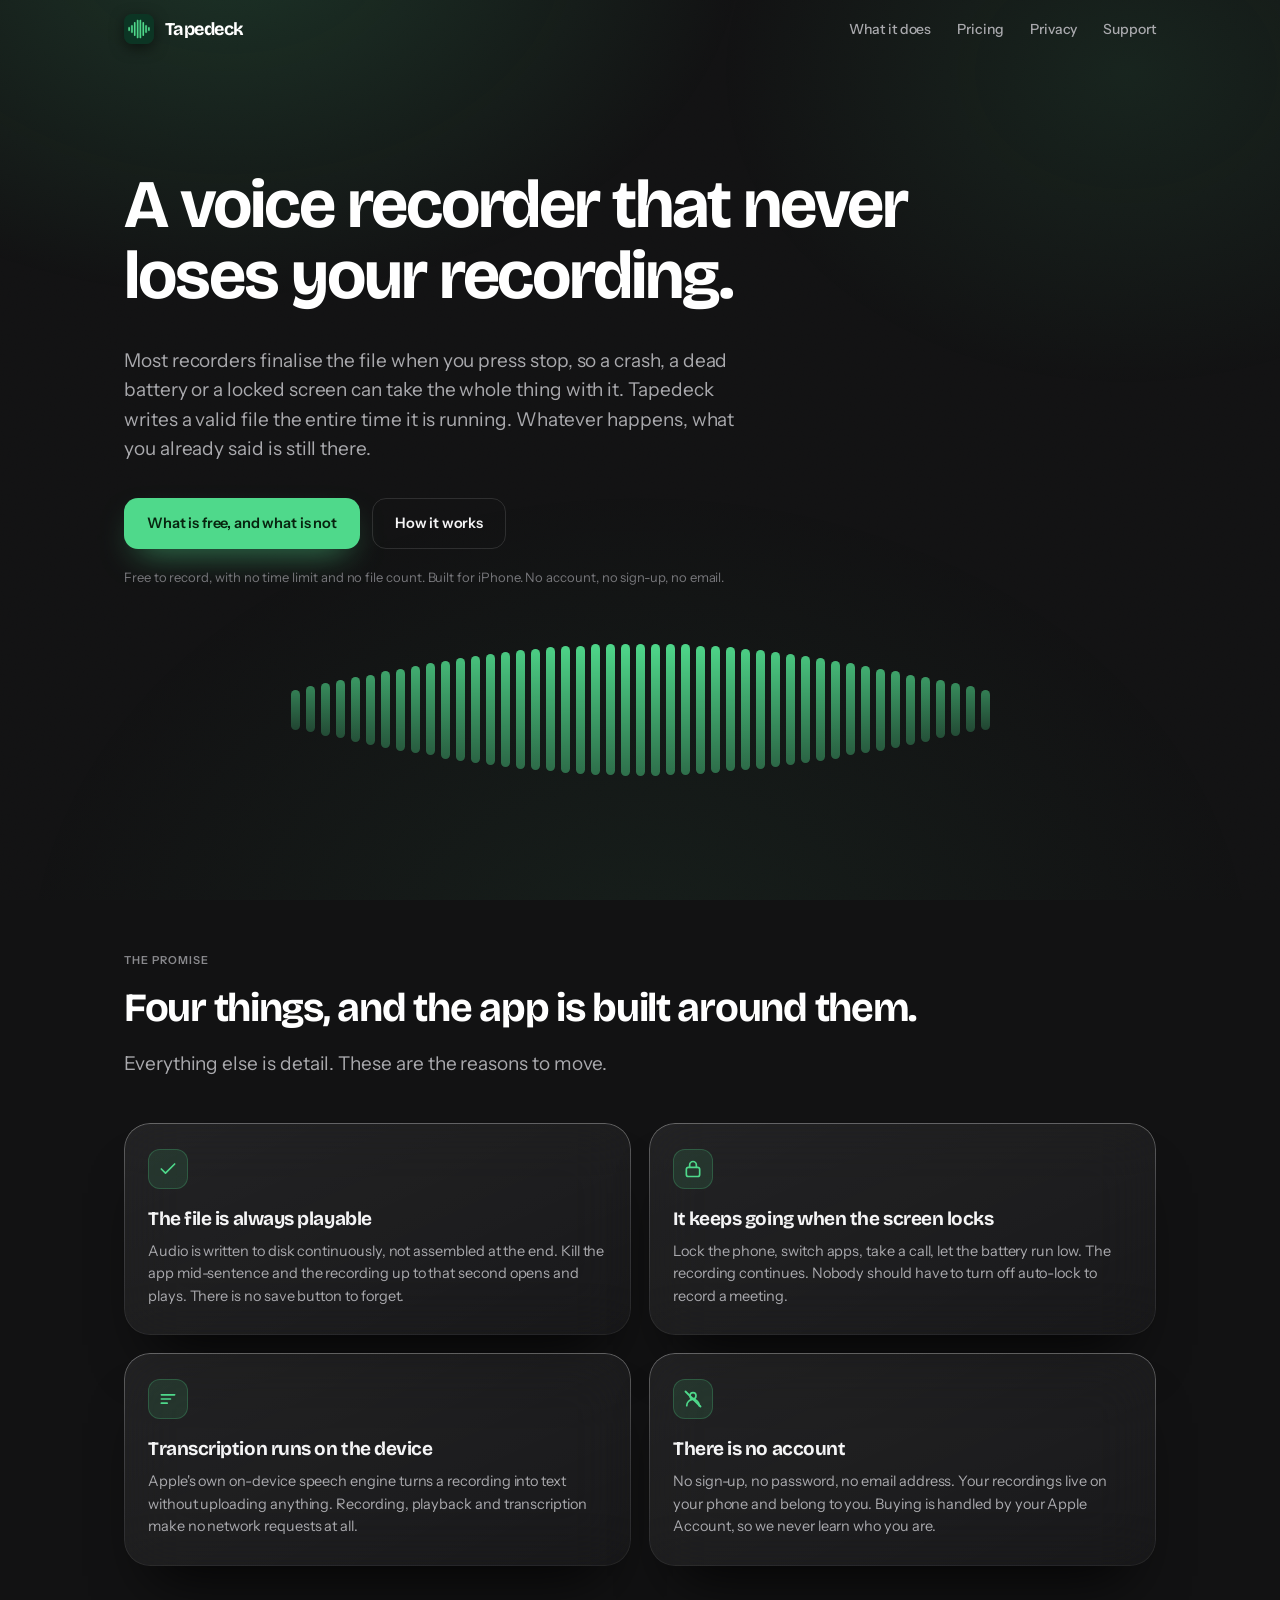
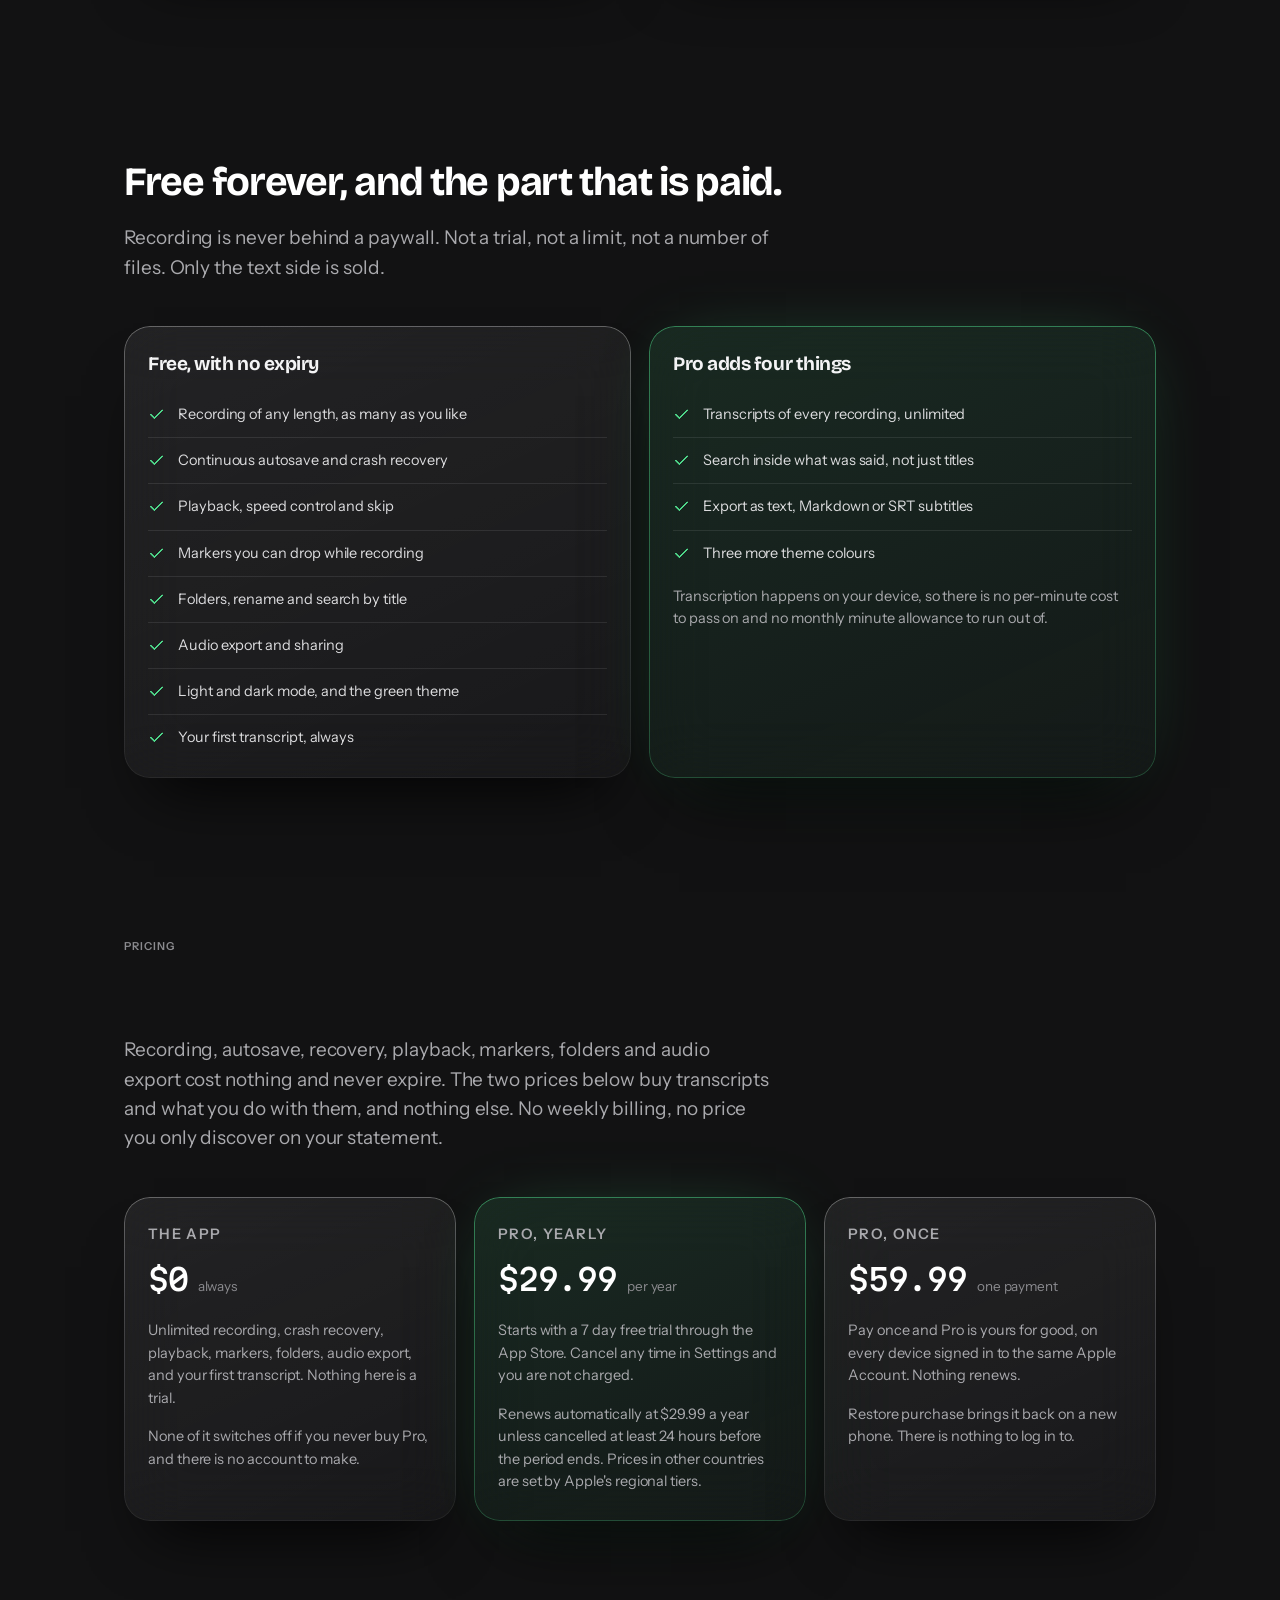
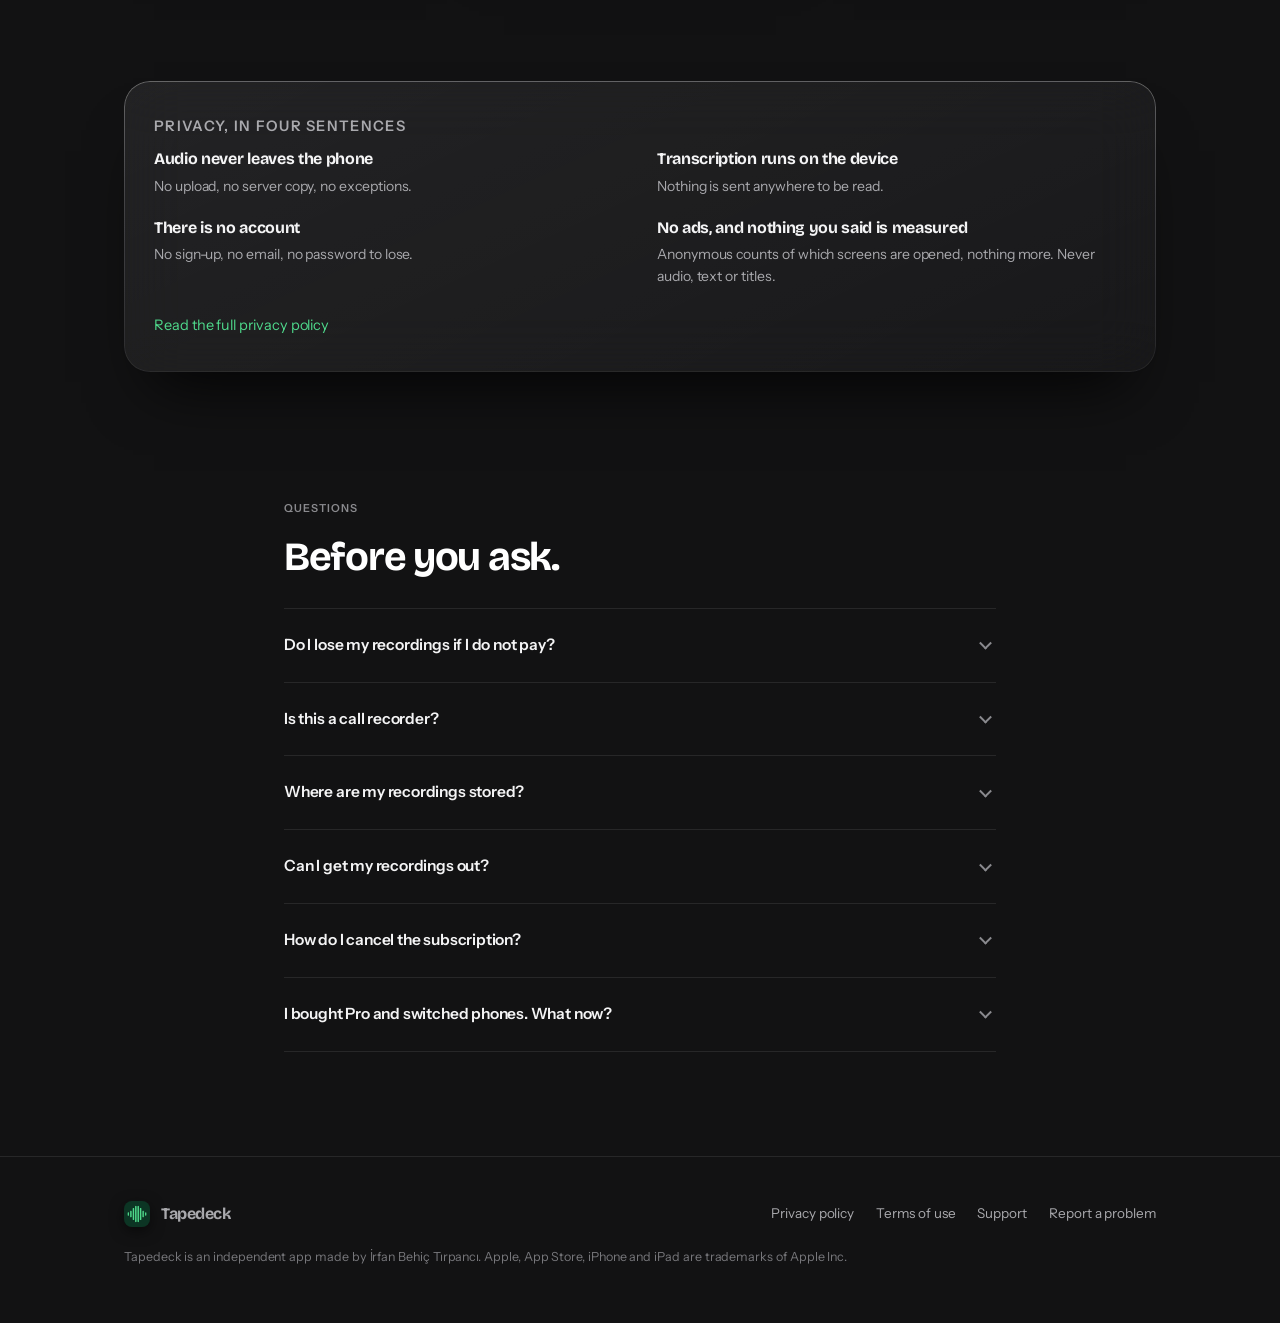
<file: index.html>
<!doctype html>
<html lang="en">
<head>
<meta charset="utf-8">
<meta name="viewport" content="width=device-width, initial-scale=1">
<title>Tapedeck — A voice recorder that never loses your recording</title>
<meta name="description" content="Tapedeck records to a valid file continuously, keeps going through screen lock, and transcribes on the device. Recording is free forever, and no audio ever leaves your iPhone.">
<link rel="canonical" href="https://irfanbehic.github.io/tapedeck/">
<meta name="theme-color" content="#121213">

<meta property="og:type" content="website">
<meta property="og:title" content="Tapedeck — A voice recorder that never loses your recording">
<meta property="og:description" content="Records to a valid file continuously, keeps going through screen lock, and transcribes on the device. No account, no upload.">
<meta property="og:url" content="https://irfanbehic.github.io/tapedeck/">
<meta property="og:image" content="https://irfanbehic.github.io/tapedeck/assets/icon-512.png">
<meta name="twitter:card" content="summary">

<link rel="icon" href="assets/icon-180.png" type="image/png">
<link rel="apple-touch-icon" href="assets/icon-180.png">

<link rel="preconnect" href="https://fonts.googleapis.com">
<link rel="preconnect" href="https://fonts.gstatic.com" crossorigin>
<link href="https://fonts.googleapis.com/css2?family=Bricolage+Grotesque:opsz,wght@12..96,700&family=Instrument+Sans:wght@400;500;600&family=Martian+Mono:wght@500&display=swap" rel="stylesheet">
<link rel="stylesheet" href="assets/style.css">
</head>
<body>

<header class="nav">
  <div class="shell nav__inner">
    <a class="brand" href="./">
      <img src="assets/icon-180.png" alt="" width="30" height="30">
      Tapedeck
    </a>
    <nav class="nav__links" aria-label="Main">
      <a href="#promise" class="is-optional">What it does</a>
      <a href="#pricing">Pricing</a>
      <a href="privacy/">Privacy</a>
      <a href="support/">Support</a>
    </nav>
  </div>
</header>

<main>

  <section class="hero">
    <div class="shell">
      <h1>A voice recorder that never loses your&nbsp;recording.</h1>
      <p class="lead">Most recorders finalise the file when you press stop, so a crash, a dead battery or a locked screen can take the whole thing with it. Tapedeck writes a valid file the entire time it is running. Whatever happens, what you already said is still there.</p>

      <div class="hero__actions">
        <a class="btn btn--accent" href="#pricing">What is free, and what is not</a>
        <a class="btn btn--quiet" href="#promise">How it works</a>
      </div>
      <p class="hero__note">Free to record, with no time limit and no file count. Built for iPhone. No account, no sign-up, no email.</p>

      <div class="wave"></div>
    </div>
  </section>

  <section class="band" id="promise">
    <div class="shell">
      <p class="label reveal">The promise</p>
      <h2 class="reveal">Four things, and the app is built around them.</h2>
      <p class="lead reveal" style="margin-bottom:44px">Everything else is detail. These are the reasons to move.</p>

      <div class="grid grid--2">
        <article class="glass card reveal">
          <div class="card__icon" aria-hidden="true">
            <svg width="20" height="20" viewBox="0 0 24 24" fill="none" stroke="currentColor" stroke-width="2" stroke-linecap="round" stroke-linejoin="round"><path d="M20 6 9 17l-5-5"/></svg>
          </div>
          <h3>The file is always playable</h3>
          <p>Audio is written to disk continuously, not assembled at the end. Kill the app mid-sentence and the recording up to that second opens and plays. There is no save button to forget.</p>
        </article>

        <article class="glass card reveal" data-delay="80">
          <div class="card__icon" aria-hidden="true">
            <svg width="20" height="20" viewBox="0 0 24 24" fill="none" stroke="currentColor" stroke-width="2" stroke-linecap="round" stroke-linejoin="round"><rect x="4" y="10" width="16" height="11" rx="2.5"/><path d="M8 10V7a4 4 0 0 1 8 0v3"/></svg>
          </div>
          <h3>It keeps going when the screen locks</h3>
          <p>Lock the phone, switch apps, take a call, let the battery run low. The recording continues. Nobody should have to turn off auto-lock to record a meeting.</p>
        </article>

        <article class="glass card reveal">
          <div class="card__icon" aria-hidden="true">
            <svg width="20" height="20" viewBox="0 0 24 24" fill="none" stroke="currentColor" stroke-width="2" stroke-linecap="round" stroke-linejoin="round"><path d="M4 7h16M4 12h11M4 17h7"/></svg>
          </div>
          <h3>Transcription runs on the device</h3>
          <p>Apple's own on-device speech engine turns a recording into text without uploading anything. Recording, playback and transcription make no network requests at all.</p>
        </article>

        <article class="glass card reveal" data-delay="80">
          <div class="card__icon" aria-hidden="true">
            <svg width="20" height="20" viewBox="0 0 24 24" fill="none" stroke="currentColor" stroke-width="2" stroke-linecap="round" stroke-linejoin="round"><circle cx="12" cy="8" r="3.6"/><path d="M4.5 20a7.5 7.5 0 0 1 15 0"/><path d="m3 3 18 18" stroke-width="2.2"/></svg>
          </div>
          <h3>There is no account</h3>
          <p>No sign-up, no password, no email address. Your recordings live on your phone and belong to you. Buying is handled by your Apple Account, so we never learn who you are.</p>
        </article>
      </div>
    </div>
  </section>

  <section class="band band--tight">
    <div class="shell">
      <p class="label reveal">What you get</p>
      <h2 class="reveal">Free forever, and the part that is paid.</h2>
      <p class="lead reveal" style="margin-bottom:44px">Recording is never behind a paywall. Not a trial, not a limit, not a number of files. Only the text side is sold.</p>

      <div class="split">
        <article class="glass card reveal">
          <h3 style="margin-bottom:16px">Free, with no expiry</h3>
          <ul class="ticks">
            <li>Recording of any length, as many as you like</li>
            <li>Continuous autosave and crash recovery</li>
            <li>Playback, speed control and skip</li>
            <li>Markers you can drop while recording</li>
            <li>Folders, rename and search by title</li>
            <li>Audio export and sharing</li>
            <li>Light and dark mode, and the green theme</li>
            <li>Your first transcript, always</li>
          </ul>
        </article>

        <article class="glass glass--accent card reveal" data-delay="80">
          <h3 style="margin-bottom:16px">Pro adds four things</h3>
          <ul class="ticks">
            <li>Transcripts of every recording, unlimited</li>
            <li>Search inside what was said, not just titles</li>
            <li>Export as text, Markdown or SRT subtitles</li>
            <li>Three more theme colours</li>
          </ul>
          <p class="fineprint" style="margin-top:20px">Transcription happens on your device, so there is no per-minute cost to pass on and no monthly minute allowance to run out of.</p>
        </article>
      </div>
    </div>
  </section>

  <section class="band" id="pricing">
    <div class="shell">
      <p class="label reveal">Pricing</p>
      <h2 class="reveal">The app is free. Pro is the text side of it.</h2>
      <p class="lead reveal" style="margin-bottom:44px">Recording, autosave, recovery, playback, markers, folders and audio export cost nothing and never expire. The two prices below buy transcripts and what you do with them, and nothing else. No weekly billing, no price you only discover on your statement.</p>

      <div class="grid grid--3">
        <article class="glass card reveal">
          <p class="label" style="margin-bottom:10px">The app</p>
          <div class="price">
            <span class="price__figure">$0</span>
            <span class="price__unit">always</span>
          </div>
          <p>Unlimited recording, crash recovery, playback, markers, folders, audio export, and your first transcript. Nothing here is a trial.</p>
          <p class="fineprint">None of it switches off if you never buy Pro, and there is no account to make.</p>
        </article>

        <article class="glass glass--accent card reveal" data-delay="80">
          <p class="label" style="margin-bottom:10px">Pro, yearly</p>
          <div class="price">
            <span class="price__figure">$29.99</span>
            <span class="price__unit">per year</span>
          </div>
          <p>Starts with a 7 day free trial through the App Store. Cancel any time in Settings and you are not charged.</p>
          <p class="fineprint">Renews automatically at $29.99 a year unless cancelled at least 24 hours before the period ends. Prices in other countries are set by Apple's regional tiers.</p>
        </article>

        <article class="glass card reveal" data-delay="160">
          <p class="label" style="margin-bottom:10px">Pro, once</p>
          <div class="price">
            <span class="price__figure">$59.99</span>
            <span class="price__unit">one payment</span>
          </div>
          <p>Pay once and Pro is yours for good, on every device signed in to the same Apple Account. Nothing renews.</p>
          <p class="fineprint">Restore purchase brings it back on a new phone. There is nothing to log in to.</p>
        </article>
      </div>
    </div>
  </section>

  <section class="band band--tight">
    <div class="shell">
      <div class="glass card reveal" style="padding:34px 30px 36px">
        <p class="label" style="margin-bottom:14px">Privacy, in four sentences</p>
        <div class="grid grid--2" style="gap:22px 34px">
          <div>
            <h4>Audio never leaves the phone</h4>
            <p class="fineprint" style="font-size:14px;color:var(--ink-body)">No upload, no server copy, no exceptions.</p>
          </div>
          <div>
            <h4>Transcription runs on the device</h4>
            <p class="fineprint" style="font-size:14px;color:var(--ink-body)">Nothing is sent anywhere to be read.</p>
          </div>
          <div>
            <h4>There is no account</h4>
            <p class="fineprint" style="font-size:14px;color:var(--ink-body)">No sign-up, no email, no password to lose.</p>
          </div>
          <div>
            <h4>No ads, and nothing you said is measured</h4>
            <p class="fineprint" style="font-size:14px;color:var(--ink-body)">Anonymous counts of which screens are opened, nothing more. Never audio, text or titles.</p>
          </div>
        </div>
        <p style="margin-top:26px"><a href="privacy/">Read the full privacy policy</a></p>
      </div>
    </div>
  </section>

  <section class="band band--tight">
    <div class="shell shell--narrow">
      <p class="label reveal">Questions</p>
      <h2 class="reveal" style="margin-bottom:30px">Before you ask.</h2>

      <div class="faq reveal">
        <details>
          <summary>Do I lose my recordings if I do not pay?</summary>
          <p>No. Recording, autosave, recovery, playback and audio export never expire and are never limited. Pro only adds transcripts, search inside them, structured export and extra theme colours.</p>
        </details>
        <details>
          <summary>Is this a call recorder?</summary>
          <p>No. Tapedeck records through the microphone only. It does not record phone calls.</p>
        </details>
        <details>
          <summary>Where are my recordings stored?</summary>
          <p>On your device, inside the app's own storage. They are included in an encrypted iPhone or iCloud backup if you make one, and deleting the app deletes them with it.</p>
        </details>
        <details>
          <summary>Can I get my recordings out?</summary>
          <p>Yes. Any recording can be shared or exported as an audio file through the normal iOS share sheet, and with Pro a transcript can be exported as text, Markdown or SRT.</p>
        </details>
        <details>
          <summary>How do I cancel the subscription?</summary>
          <p>In the Settings app, tap your name, then Subscriptions, then Tapedeck. Subscriptions are managed by Apple, not by us, so cancelling there is immediate and final.</p>
        </details>
        <details>
          <summary>I bought Pro and switched phones. What now?</summary>
          <p>Open Settings inside Tapedeck and tap Restore purchase. The purchase belongs to your Apple Account, so it comes back without any login.</p>
        </details>
      </div>
    </div>
  </section>

</main>

<footer class="footer">
  <div class="shell">
    <div class="footer__inner">
      <a class="brand" href="./" style="font-size:16px">
        <img src="assets/icon-180.png" alt="" width="26" height="26" style="width:26px;height:26px">
        Tapedeck
      </a>
      <nav class="footer__links" aria-label="Legal">
        <a href="privacy/">Privacy policy</a>
        <a href="terms/">Terms of use</a>
        <a href="support/">Support</a>
        <a href="https://github.com/irfanbehic/tapedeck/issues">Report a problem</a>
      </nav>
    </div>
    <p class="footer__note">Tapedeck is an independent app made by İrfan Behiç Tırpancı. Apple, App Store, iPhone and iPad are trademarks of Apple Inc.</p>
  </div>
</footer>

<script src="assets/site.js"></script>
</body>
</html>
</file>
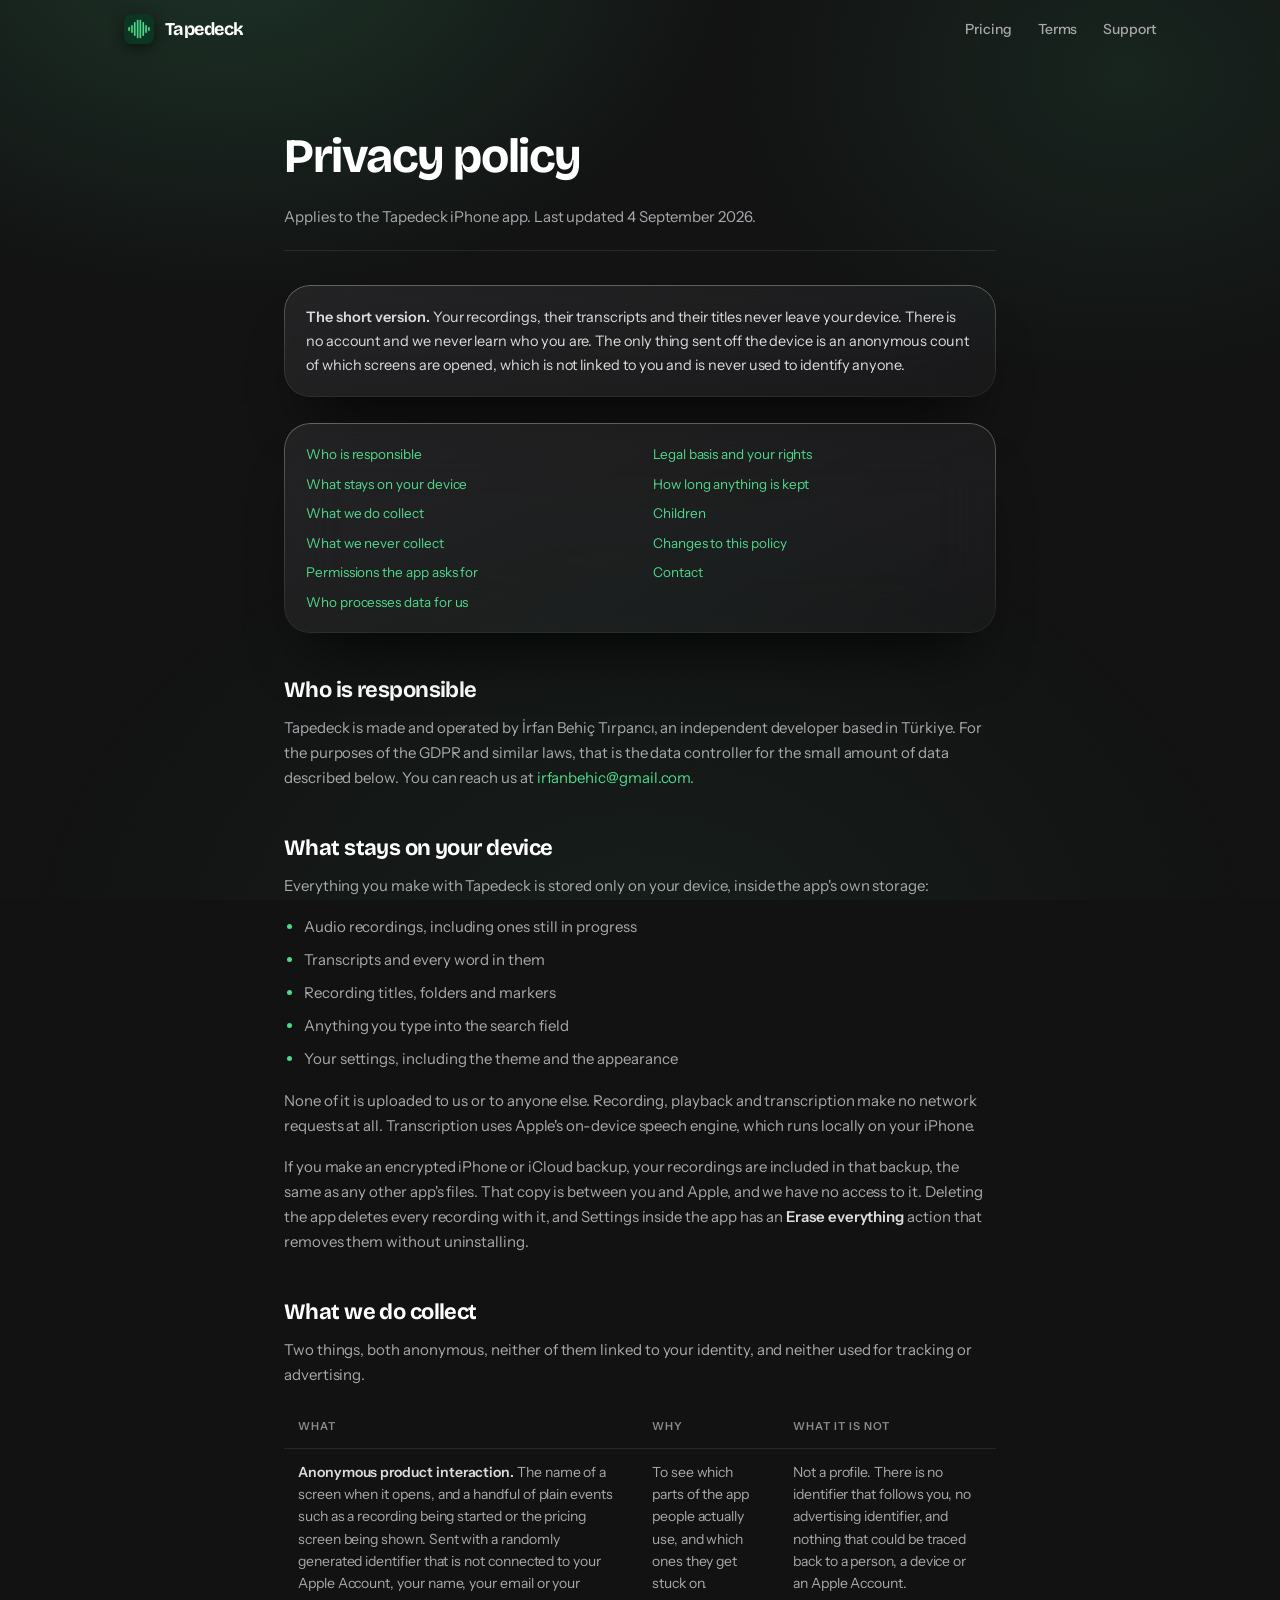
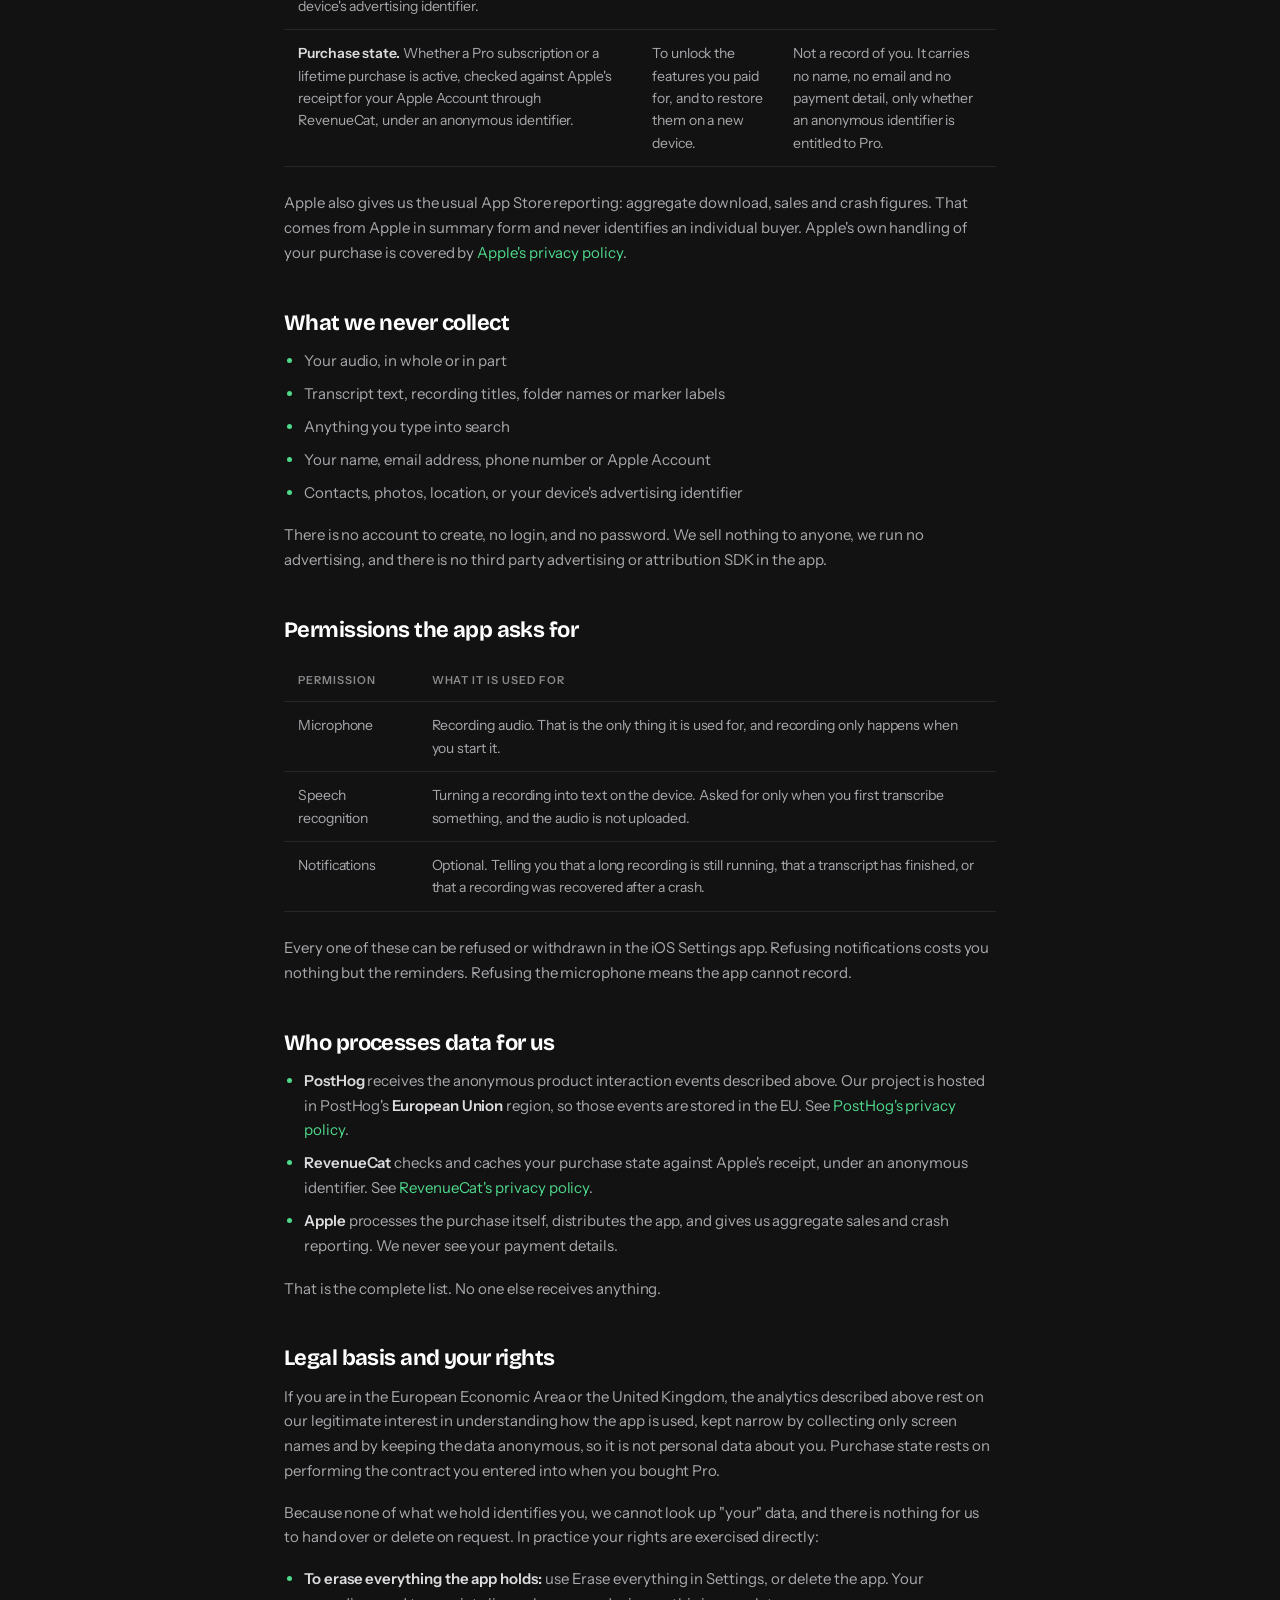
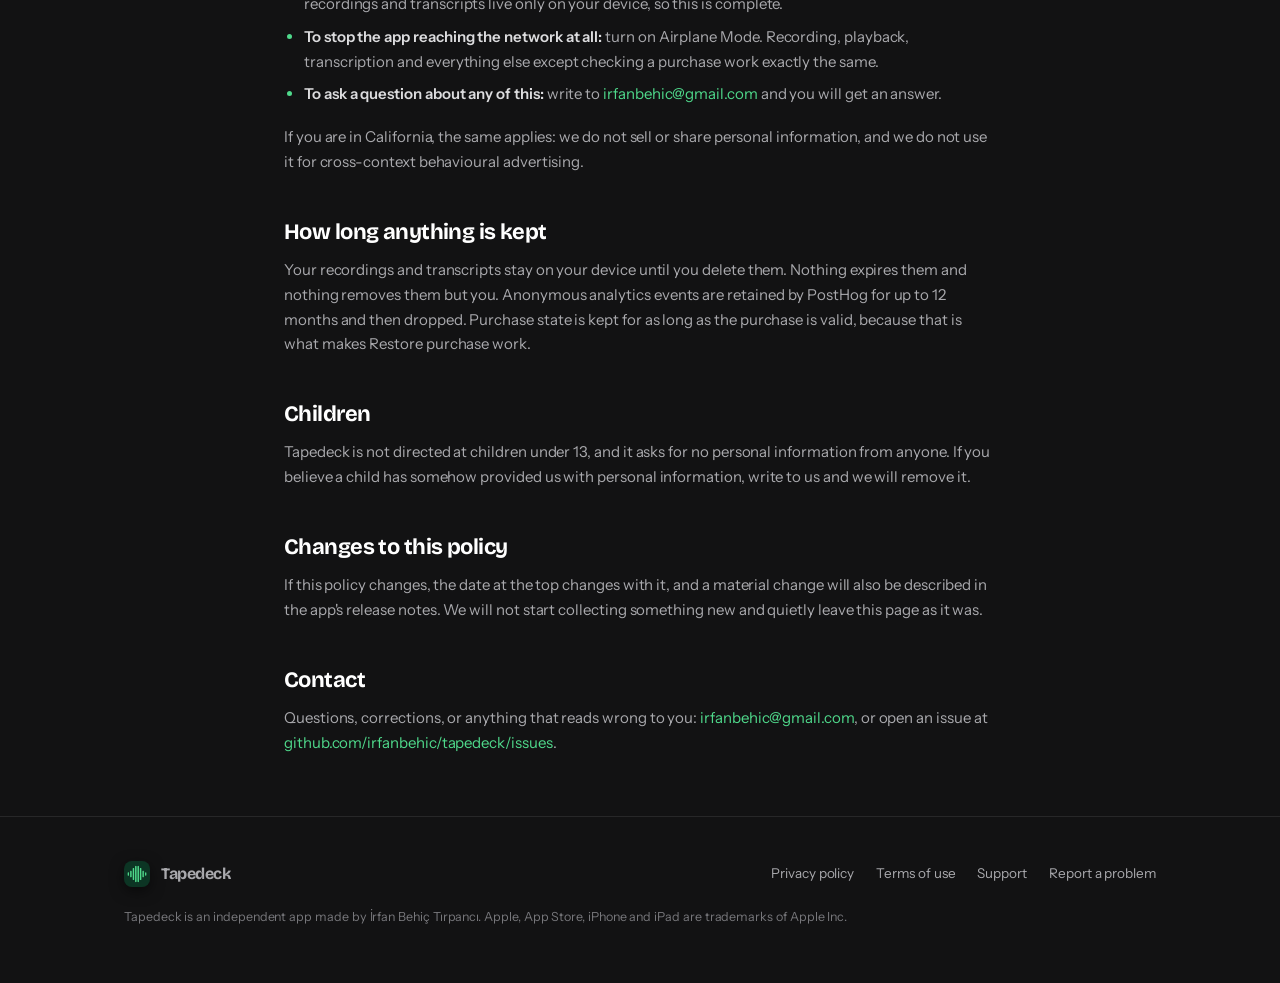
<file: privacy/index.html>
<!doctype html>
<html lang="en">
<head>
<meta charset="utf-8">
<meta name="viewport" content="width=device-width, initial-scale=1">
<title>Privacy policy — Tapedeck</title>
<meta name="description" content="What Tapedeck collects, what it never collects, and who processes it. Audio and transcripts never leave your device.">
<link rel="canonical" href="https://irfanbehic.github.io/tapedeck/privacy/">
<meta name="theme-color" content="#121213">
<meta property="og:title" content="Privacy policy — Tapedeck">
<meta property="og:description" content="Audio and transcripts never leave your device. Here is everything else.">
<meta property="og:image" content="https://irfanbehic.github.io/tapedeck/assets/icon-512.png">
<link rel="icon" href="../assets/icon-180.png" type="image/png">
<link rel="apple-touch-icon" href="../assets/icon-180.png">
<link rel="preconnect" href="https://fonts.googleapis.com">
<link rel="preconnect" href="https://fonts.gstatic.com" crossorigin>
<link href="https://fonts.googleapis.com/css2?family=Bricolage+Grotesque:opsz,wght@12..96,700&family=Instrument+Sans:wght@400;500;600&family=Martian+Mono:wght@500&display=swap" rel="stylesheet">
<link rel="stylesheet" href="../assets/style.css">
</head>
<body>

<header class="nav">
  <div class="shell nav__inner">
    <a class="brand" href="../">
      <img src="../assets/icon-180.png" alt="" width="30" height="30">
      Tapedeck
    </a>
    <nav class="nav__links" aria-label="Main">
      <a href="../#pricing" class="is-optional">Pricing</a>
      <a href="../terms/">Terms</a>
      <a href="../support/">Support</a>
    </nav>
  </div>
</header>

<main class="doc">
  <div class="shell shell--narrow">
    <h1 style="font-size:clamp(32px,5vw,48px)">Privacy policy</h1>
    <p class="doc__meta">Applies to the Tapedeck iPhone app. Last updated 4 September 2026.</p>

    <div class="glass callout" style="margin-top:0">
      <p><strong>The short version.</strong> Your recordings, their transcripts and their titles never leave your device. There is no account and we never learn who you are. The only thing sent off the device is an anonymous count of which screens are opened, which is not linked to you and is never used to identify anyone.</p>
    </div>

    <div class="glass toc">
      <ul>
        <li><a href="#controller">Who is responsible</a></li>
        <li><a href="#stays">What stays on your device</a></li>
        <li><a href="#collect">What we do collect</a></li>
        <li><a href="#never">What we never collect</a></li>
        <li><a href="#permissions">Permissions the app asks for</a></li>
        <li><a href="#processors">Who processes data for us</a></li>
        <li><a href="#legal">Legal basis and your rights</a></li>
        <li><a href="#retention">How long anything is kept</a></li>
        <li><a href="#children">Children</a></li>
        <li><a href="#changes">Changes to this policy</a></li>
        <li><a href="#contact">Contact</a></li>
      </ul>
    </div>

    <h2 id="controller">Who is responsible</h2>
    <p>Tapedeck is made and operated by İrfan Behiç Tırpancı, an independent developer based in Türkiye. For the purposes of the GDPR and similar laws, that is the data controller for the small amount of data described below. You can reach us at <a href="mailto:irfanbehic@gmail.com">irfanbehic@gmail.com</a>.</p>

    <h2 id="stays">What stays on your device</h2>
    <p>Everything you make with Tapedeck is stored only on your device, inside the app's own storage:</p>
    <ul>
      <li>Audio recordings, including ones still in progress</li>
      <li>Transcripts and every word in them</li>
      <li>Recording titles, folders and markers</li>
      <li>Anything you type into the search field</li>
      <li>Your settings, including the theme and the appearance</li>
    </ul>
    <p>None of it is uploaded to us or to anyone else. Recording, playback and transcription make no network requests at all. Transcription uses Apple's on-device speech engine, which runs locally on your iPhone.</p>
    <p>If you make an encrypted iPhone or iCloud backup, your recordings are included in that backup, the same as any other app's files. That copy is between you and Apple, and we have no access to it. Deleting the app deletes every recording with it, and Settings inside the app has an <strong>Erase everything</strong> action that removes them without uninstalling.</p>

    <h2 id="collect">What we do collect</h2>
    <p>Two things, both anonymous, neither of them linked to your identity, and neither used for tracking or advertising.</p>

    <table>
      <thead>
        <tr><th>What</th><th>Why</th><th>What it is not</th></tr>
      </thead>
      <tbody>
        <tr>
          <td><strong>Anonymous product interaction.</strong> The name of a screen when it opens, and a handful of plain events such as a recording being started or the pricing screen being shown. Sent with a randomly generated identifier that is not connected to your Apple Account, your name, your email or your device's advertising identifier.</td>
          <td>To see which parts of the app people actually use, and which ones they get stuck on.</td>
          <td>Not a profile. There is no identifier that follows you, no advertising identifier, and nothing that could be traced back to a person, a device or an Apple Account.</td>
        </tr>
        <tr>
          <td><strong>Purchase state.</strong> Whether a Pro subscription or a lifetime purchase is active, checked against Apple's receipt for your Apple Account through RevenueCat, under an anonymous identifier.</td>
          <td>To unlock the features you paid for, and to restore them on a new device.</td>
          <td>Not a record of you. It carries no name, no email and no payment detail, only whether an anonymous identifier is entitled to Pro.</td>
        </tr>
      </tbody>
    </table>

    <p>Apple also gives us the usual App Store reporting: aggregate download, sales and crash figures. That comes from Apple in summary form and never identifies an individual buyer. Apple's own handling of your purchase is covered by <a href="https://www.apple.com/legal/privacy/">Apple's privacy policy</a>.</p>

    <h2 id="never">What we never collect</h2>
    <ul>
      <li>Your audio, in whole or in part</li>
      <li>Transcript text, recording titles, folder names or marker labels</li>
      <li>Anything you type into search</li>
      <li>Your name, email address, phone number or Apple Account</li>
      <li>Contacts, photos, location, or your device's advertising identifier</li>
    </ul>
    <p>There is no account to create, no login, and no password. We sell nothing to anyone, we run no advertising, and there is no third party advertising or attribution SDK in the app.</p>

    <h2 id="permissions">Permissions the app asks for</h2>
    <table>
      <thead>
        <tr><th>Permission</th><th>What it is used for</th></tr>
      </thead>
      <tbody>
        <tr><td>Microphone</td><td>Recording audio. That is the only thing it is used for, and recording only happens when you start it.</td></tr>
        <tr><td>Speech recognition</td><td>Turning a recording into text on the device. Asked for only when you first transcribe something, and the audio is not uploaded.</td></tr>
        <tr><td>Notifications</td><td>Optional. Telling you that a long recording is still running, that a transcript has finished, or that a recording was recovered after a crash.</td></tr>
      </tbody>
    </table>
    <p>Every one of these can be refused or withdrawn in the iOS Settings app. Refusing notifications costs you nothing but the reminders. Refusing the microphone means the app cannot record.</p>

    <h2 id="processors">Who processes data for us</h2>
    <ul>
      <li><strong>PostHog</strong> receives the anonymous product interaction events described above. Our project is hosted in PostHog's <strong>European Union</strong> region, so those events are stored in the EU. See <a href="https://posthog.com/privacy">PostHog's privacy policy</a>.</li>
      <li><strong>RevenueCat</strong> checks and caches your purchase state against Apple's receipt, under an anonymous identifier. See <a href="https://www.revenuecat.com/privacy">RevenueCat's privacy policy</a>.</li>
      <li><strong>Apple</strong> processes the purchase itself, distributes the app, and gives us aggregate sales and crash reporting. We never see your payment details.</li>
    </ul>
    <p>That is the complete list. No one else receives anything.</p>

    <h2 id="legal">Legal basis and your rights</h2>
    <p>If you are in the European Economic Area or the United Kingdom, the analytics described above rest on our legitimate interest in understanding how the app is used, kept narrow by collecting only screen names and by keeping the data anonymous, so it is not personal data about you. Purchase state rests on performing the contract you entered into when you bought Pro.</p>
    <p>Because none of what we hold identifies you, we cannot look up "your" data, and there is nothing for us to hand over or delete on request. In practice your rights are exercised directly:</p>
    <ul>
      <li><strong>To erase everything the app holds:</strong> use Erase everything in Settings, or delete the app. Your recordings and transcripts live only on your device, so this is complete.</li>
      <li><strong>To stop the app reaching the network at all:</strong> turn on Airplane Mode. Recording, playback, transcription and everything else except checking a purchase work exactly the same.</li>
      <li><strong>To ask a question about any of this:</strong> write to <a href="mailto:irfanbehic@gmail.com">irfanbehic@gmail.com</a> and you will get an answer.</li>
    </ul>
    <p>If you are in California, the same applies: we do not sell or share personal information, and we do not use it for cross-context behavioural advertising.</p>

    <h2 id="retention">How long anything is kept</h2>
    <p>Your recordings and transcripts stay on your device until you delete them. Nothing expires them and nothing removes them but you. Anonymous analytics events are retained by PostHog for up to 12 months and then dropped. Purchase state is kept for as long as the purchase is valid, because that is what makes Restore purchase work.</p>

    <h2 id="children">Children</h2>
    <p>Tapedeck is not directed at children under 13, and it asks for no personal information from anyone. If you believe a child has somehow provided us with personal information, write to us and we will remove it.</p>

    <h2 id="changes">Changes to this policy</h2>
    <p>If this policy changes, the date at the top changes with it, and a material change will also be described in the app's release notes. We will not start collecting something new and quietly leave this page as it was.</p>

    <h2 id="contact">Contact</h2>
    <p>Questions, corrections, or anything that reads wrong to you: <a href="mailto:irfanbehic@gmail.com">irfanbehic@gmail.com</a>, or open an issue at <a href="https://github.com/irfanbehic/tapedeck/issues">github.com/irfanbehic/tapedeck/issues</a>.</p>
  </div>
</main>

<footer class="footer">
  <div class="shell">
    <div class="footer__inner">
      <a class="brand" href="../" style="font-size:16px">
        <img src="../assets/icon-180.png" alt="" width="26" height="26" style="width:26px;height:26px">
        Tapedeck
      </a>
      <nav class="footer__links" aria-label="Legal">
        <a href="../privacy/">Privacy policy</a>
        <a href="../terms/">Terms of use</a>
        <a href="../support/">Support</a>
        <a href="https://github.com/irfanbehic/tapedeck/issues">Report a problem</a>
      </nav>
    </div>
    <p class="footer__note">Tapedeck is an independent app made by İrfan Behiç Tırpancı. Apple, App Store, iPhone and iPad are trademarks of Apple Inc.</p>
  </div>
</footer>

<script src="../assets/site.js"></script>
</body>
</html>
</file>
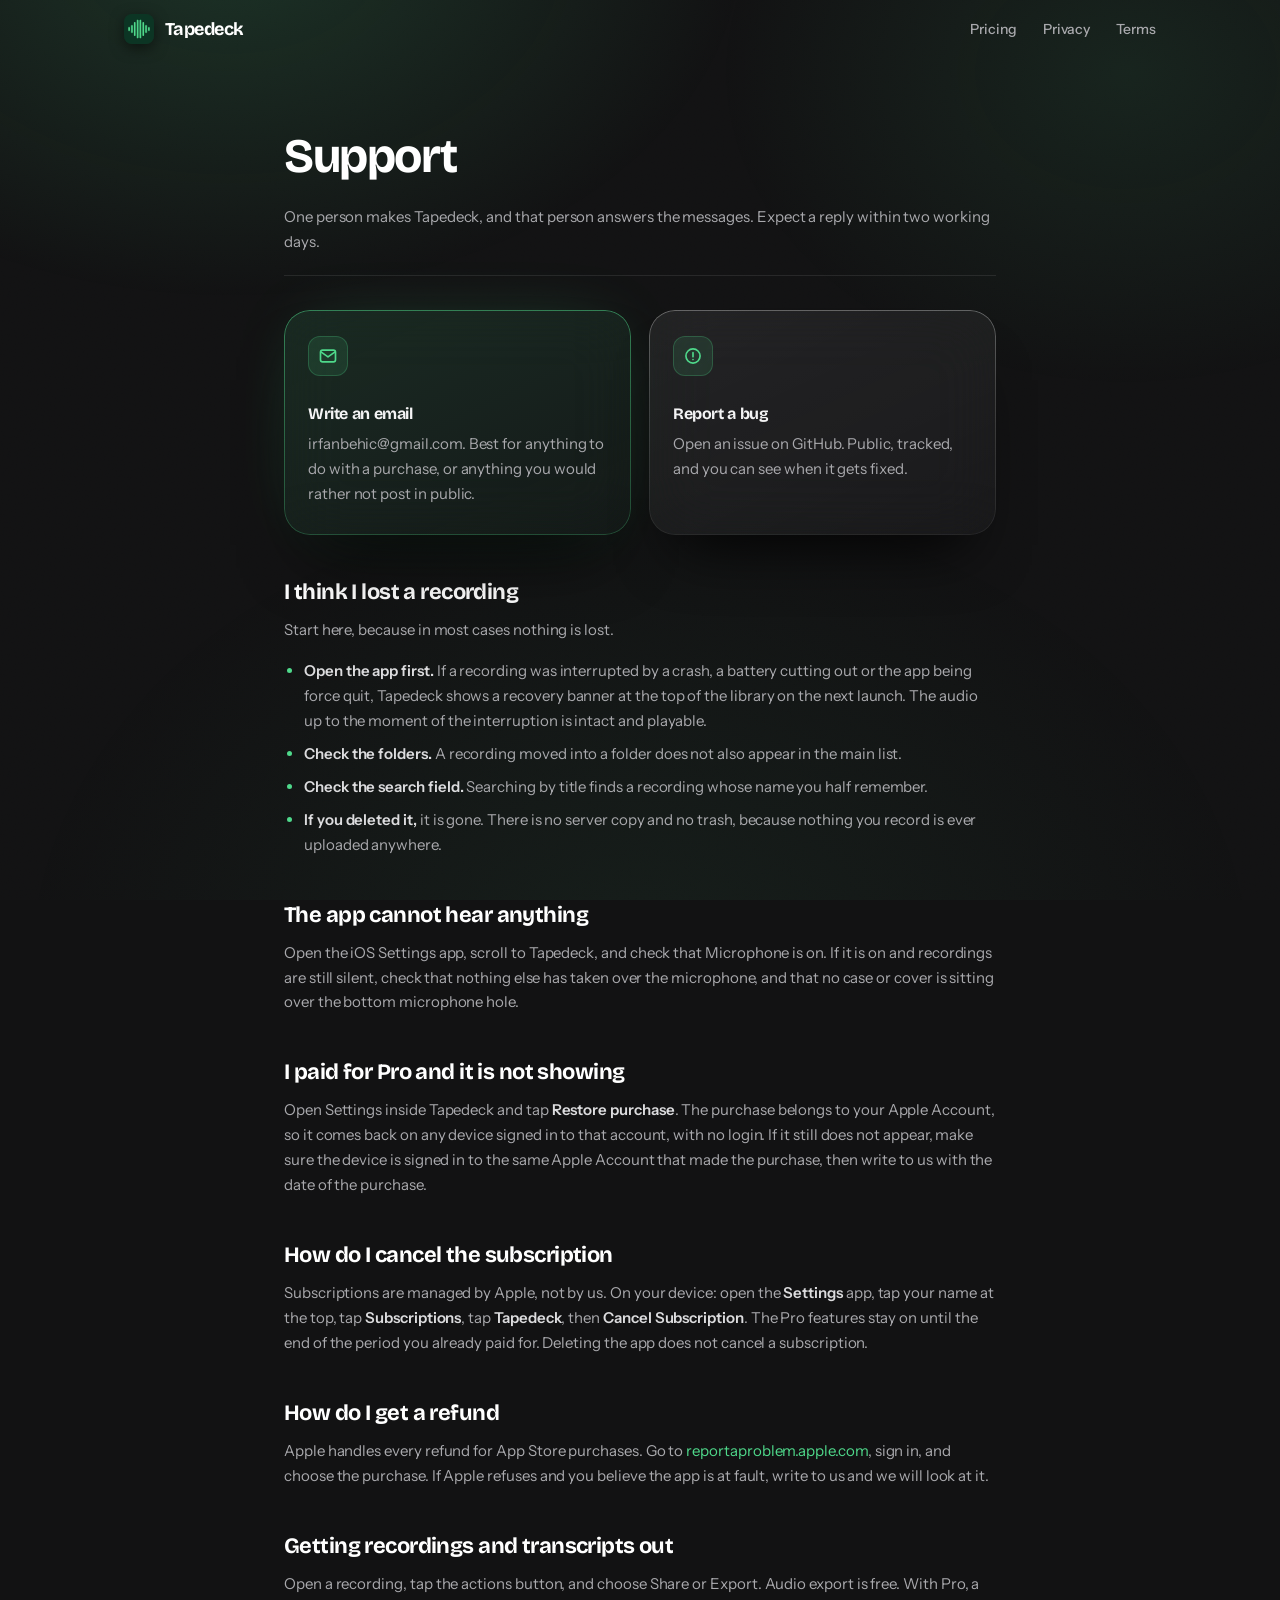
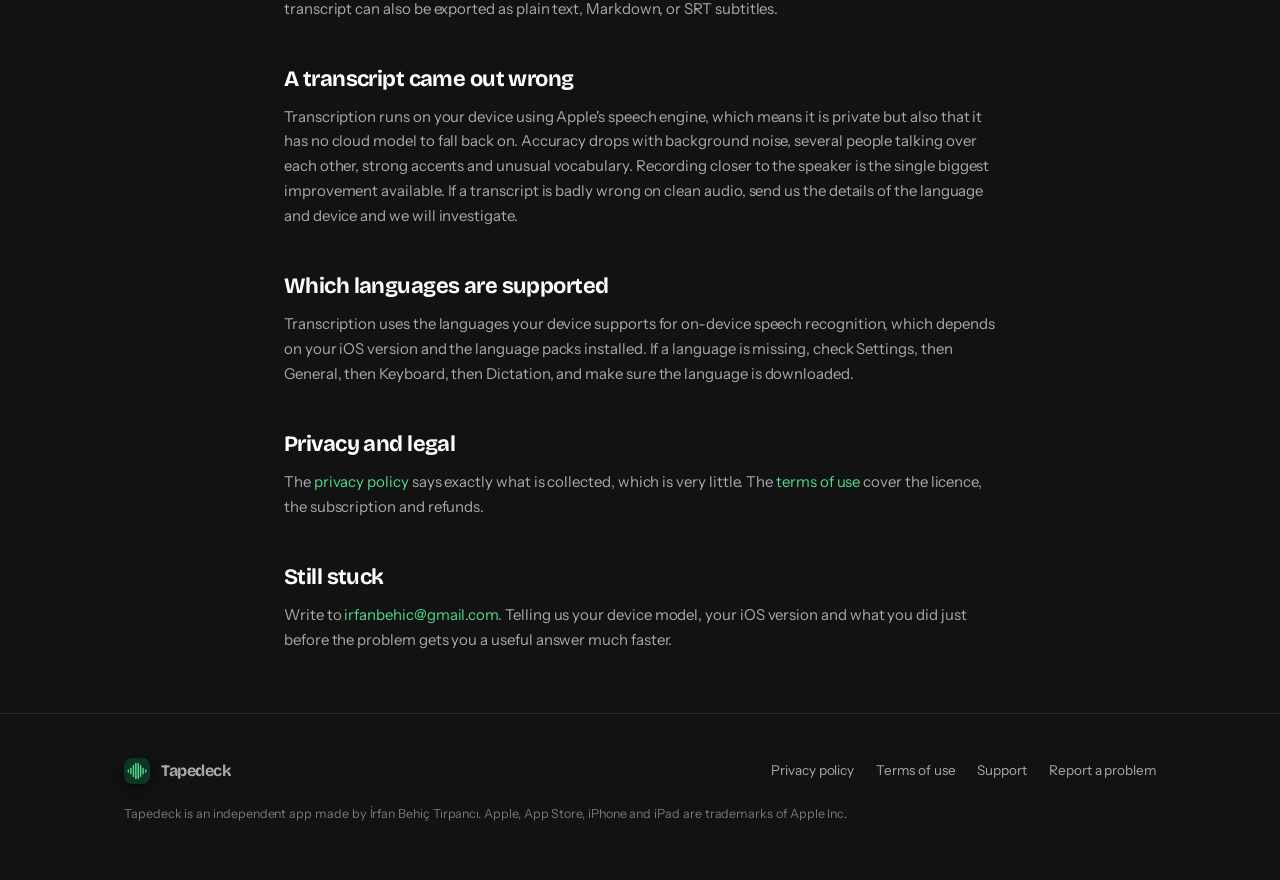
<file: support/index.html>
<!doctype html>
<html lang="en">
<head>
<meta charset="utf-8">
<meta name="viewport" content="width=device-width, initial-scale=1">
<title>Support — Tapedeck</title>
<meta name="description" content="Get help with Tapedeck. Answers to the common questions, how to recover a recording, how to cancel, and how to reach a human.">
<link rel="canonical" href="https://irfanbehic.github.io/tapedeck/support/">
<meta name="theme-color" content="#121213">
<meta property="og:title" content="Support — Tapedeck">
<meta property="og:description" content="Answers to the common questions, and how to reach a human.">
<meta property="og:image" content="https://irfanbehic.github.io/tapedeck/assets/icon-512.png">
<link rel="icon" href="../assets/icon-180.png" type="image/png">
<link rel="apple-touch-icon" href="../assets/icon-180.png">
<link rel="preconnect" href="https://fonts.googleapis.com">
<link rel="preconnect" href="https://fonts.gstatic.com" crossorigin>
<link href="https://fonts.googleapis.com/css2?family=Bricolage+Grotesque:opsz,wght@12..96,700&family=Instrument+Sans:wght@400;500;600&family=Martian+Mono:wght@500&display=swap" rel="stylesheet">
<link rel="stylesheet" href="../assets/style.css">
</head>
<body>

<header class="nav">
  <div class="shell nav__inner">
    <a class="brand" href="../">
      <img src="../assets/icon-180.png" alt="" width="30" height="30">
      Tapedeck
    </a>
    <nav class="nav__links" aria-label="Main">
      <a href="../#pricing" class="is-optional">Pricing</a>
      <a href="../privacy/">Privacy</a>
      <a href="../terms/">Terms</a>
    </nav>
  </div>
</header>

<main class="doc">
  <div class="shell shell--narrow">
    <h1 style="font-size:clamp(32px,5vw,48px)">Support</h1>
    <p class="doc__meta">One person makes Tapedeck, and that person answers the messages. Expect a reply within two working days.</p>

    <div class="split" style="margin-bottom:44px">
      <a class="glass card glass--accent" href="mailto:irfanbehic@gmail.com?subject=Tapedeck%20support" style="text-decoration:none">
        <div class="card__icon" aria-hidden="true">
          <svg width="20" height="20" viewBox="0 0 24 24" fill="none" stroke="currentColor" stroke-width="2" stroke-linecap="round" stroke-linejoin="round"><rect x="3" y="5" width="18" height="14" rx="2.5"/><path d="m3.5 7 8.5 6 8.5-6"/></svg>
        </div>
        <h3>Write an email</h3>
        <p>irfanbehic@gmail.com. Best for anything to do with a purchase, or anything you would rather not post in public.</p>
      </a>

      <a class="glass card" href="https://github.com/irfanbehic/tapedeck/issues/new" style="text-decoration:none">
        <div class="card__icon" aria-hidden="true">
          <svg width="20" height="20" viewBox="0 0 24 24" fill="none" stroke="currentColor" stroke-width="2" stroke-linecap="round" stroke-linejoin="round"><circle cx="12" cy="12" r="8.5"/><path d="M12 8v5M12 16.2v.1"/></svg>
        </div>
        <h3>Report a bug</h3>
        <p>Open an issue on GitHub. Public, tracked, and you can see when it gets fixed.</p>
      </a>
    </div>

    <h2 id="lost">I think I lost a recording</h2>
    <p>Start here, because in most cases nothing is lost.</p>
    <ul>
      <li><strong>Open the app first.</strong> If a recording was interrupted by a crash, a battery cutting out or the app being force quit, Tapedeck shows a recovery banner at the top of the library on the next launch. The audio up to the moment of the interruption is intact and playable.</li>
      <li><strong>Check the folders.</strong> A recording moved into a folder does not also appear in the main list.</li>
      <li><strong>Check the search field.</strong> Searching by title finds a recording whose name you half remember.</li>
      <li><strong>If you deleted it,</strong> it is gone. There is no server copy and no trash, because nothing you record is ever uploaded anywhere.</li>
    </ul>

    <h2 id="permissions">The app cannot hear anything</h2>
    <p>Open the iOS Settings app, scroll to Tapedeck, and check that Microphone is on. If it is on and recordings are still silent, check that nothing else has taken over the microphone, and that no case or cover is sitting over the bottom microphone hole.</p>

    <h2 id="restore">I paid for Pro and it is not showing</h2>
    <p>Open Settings inside Tapedeck and tap <strong>Restore purchase</strong>. The purchase belongs to your Apple Account, so it comes back on any device signed in to that account, with no login. If it still does not appear, make sure the device is signed in to the same Apple Account that made the purchase, then write to us with the date of the purchase.</p>

    <h2 id="cancel">How do I cancel the subscription</h2>
    <p>Subscriptions are managed by Apple, not by us. On your device: open the <strong>Settings</strong> app, tap your name at the top, tap <strong>Subscriptions</strong>, tap <strong>Tapedeck</strong>, then <strong>Cancel Subscription</strong>. The Pro features stay on until the end of the period you already paid for. Deleting the app does not cancel a subscription.</p>

    <h2 id="refund">How do I get a refund</h2>
    <p>Apple handles every refund for App Store purchases. Go to <a href="https://reportaproblem.apple.com">reportaproblem.apple.com</a>, sign in, and choose the purchase. If Apple refuses and you believe the app is at fault, write to us and we will look at it.</p>

    <h2 id="export">Getting recordings and transcripts out</h2>
    <p>Open a recording, tap the actions button, and choose Share or Export. Audio export is free. With Pro, a transcript can also be exported as plain text, Markdown, or SRT subtitles.</p>

    <h2 id="transcript">A transcript came out wrong</h2>
    <p>Transcription runs on your device using Apple's speech engine, which means it is private but also that it has no cloud model to fall back on. Accuracy drops with background noise, several people talking over each other, strong accents and unusual vocabulary. Recording closer to the speaker is the single biggest improvement available. If a transcript is badly wrong on clean audio, send us the details of the language and device and we will investigate.</p>

    <h2 id="languages">Which languages are supported</h2>
    <p>Transcription uses the languages your device supports for on-device speech recognition, which depends on your iOS version and the language packs installed. If a language is missing, check Settings, then General, then Keyboard, then Dictation, and make sure the language is downloaded.</p>

    <h2 id="privacy">Privacy and legal</h2>
    <p>The <a href="../privacy/">privacy policy</a> says exactly what is collected, which is very little. The <a href="../terms/">terms of use</a> cover the licence, the subscription and refunds.</p>

    <h2 id="contact">Still stuck</h2>
    <p>Write to <a href="mailto:irfanbehic@gmail.com?subject=Tapedeck%20support">irfanbehic@gmail.com</a>. Telling us your device model, your iOS version and what you did just before the problem gets you a useful answer much faster.</p>
  </div>
</main>

<footer class="footer">
  <div class="shell">
    <div class="footer__inner">
      <a class="brand" href="../" style="font-size:16px">
        <img src="../assets/icon-180.png" alt="" width="26" height="26" style="width:26px;height:26px">
        Tapedeck
      </a>
      <nav class="footer__links" aria-label="Legal">
        <a href="../privacy/">Privacy policy</a>
        <a href="../terms/">Terms of use</a>
        <a href="../support/">Support</a>
        <a href="https://github.com/irfanbehic/tapedeck/issues">Report a problem</a>
      </nav>
    </div>
    <p class="footer__note">Tapedeck is an independent app made by İrfan Behiç Tırpancı. Apple, App Store, iPhone and iPad are trademarks of Apple Inc.</p>
  </div>
</footer>

<script src="../assets/site.js"></script>
</body>
</html>
</file>
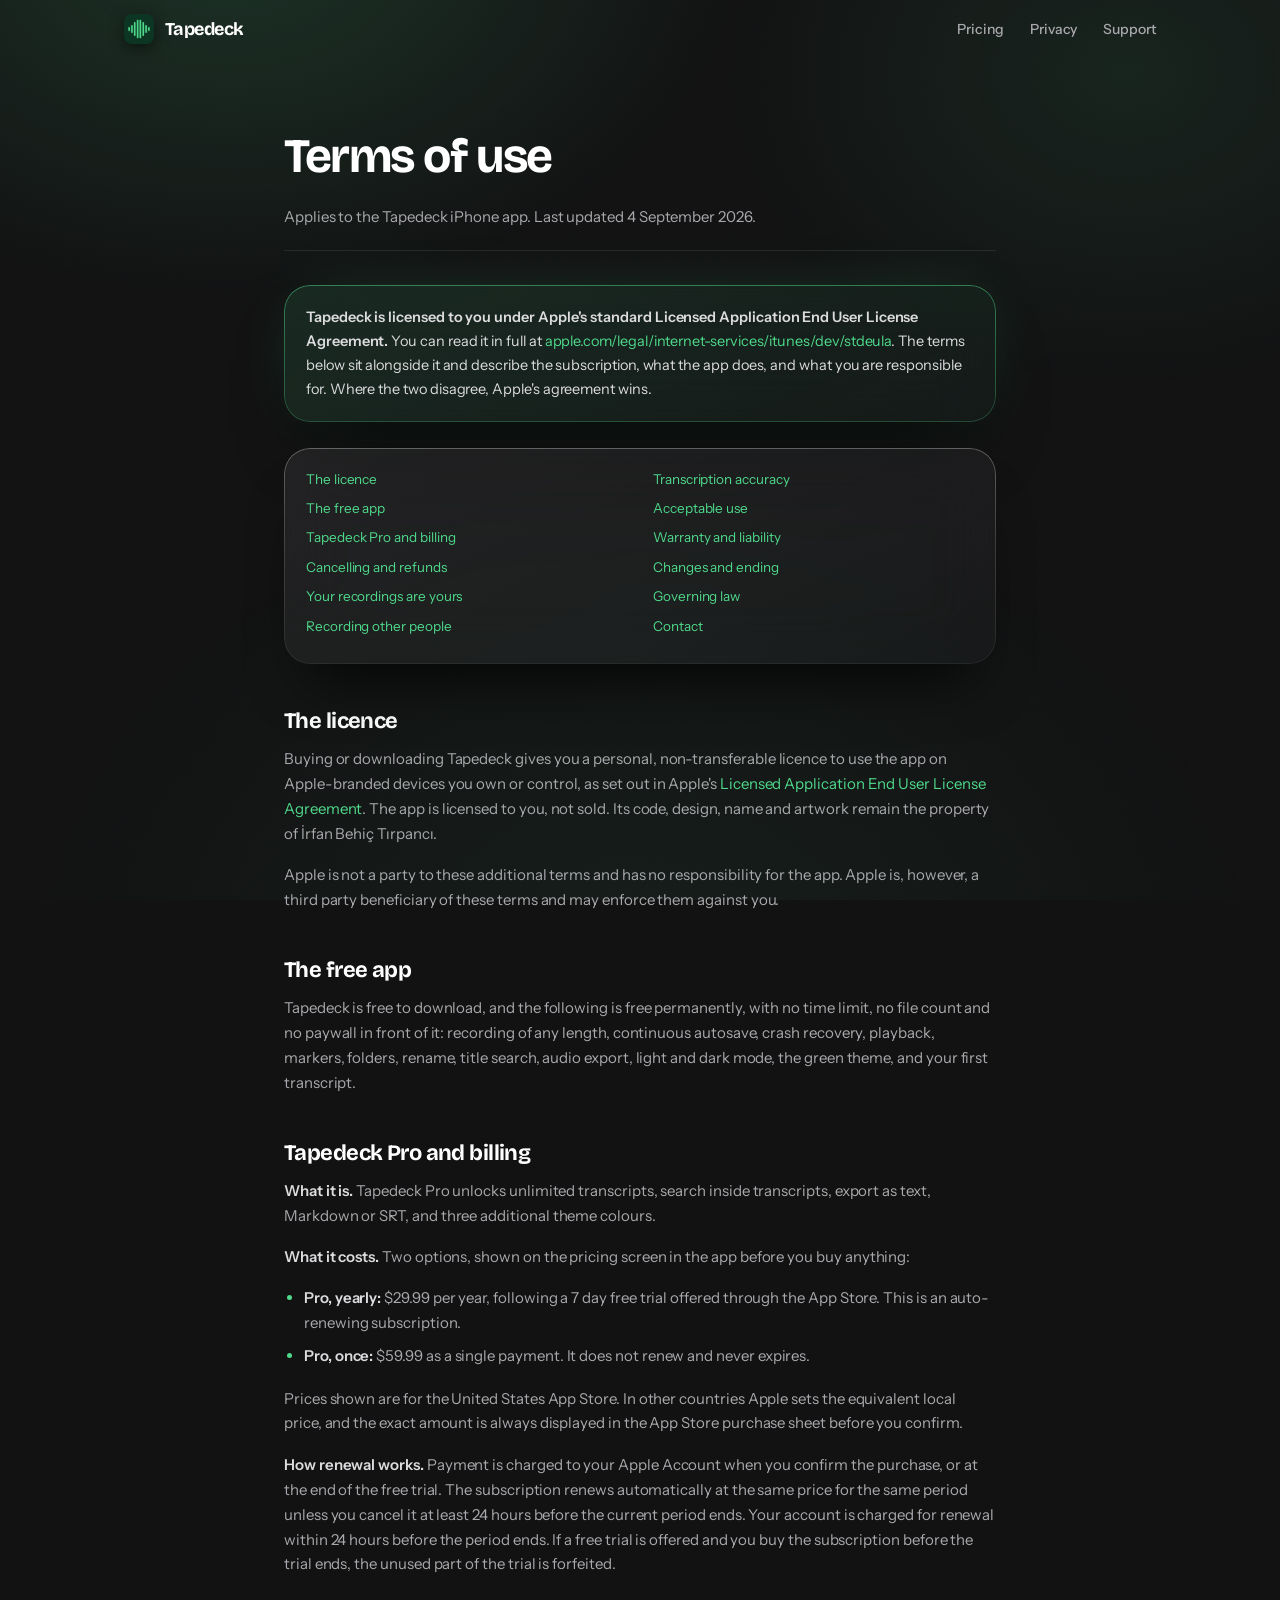
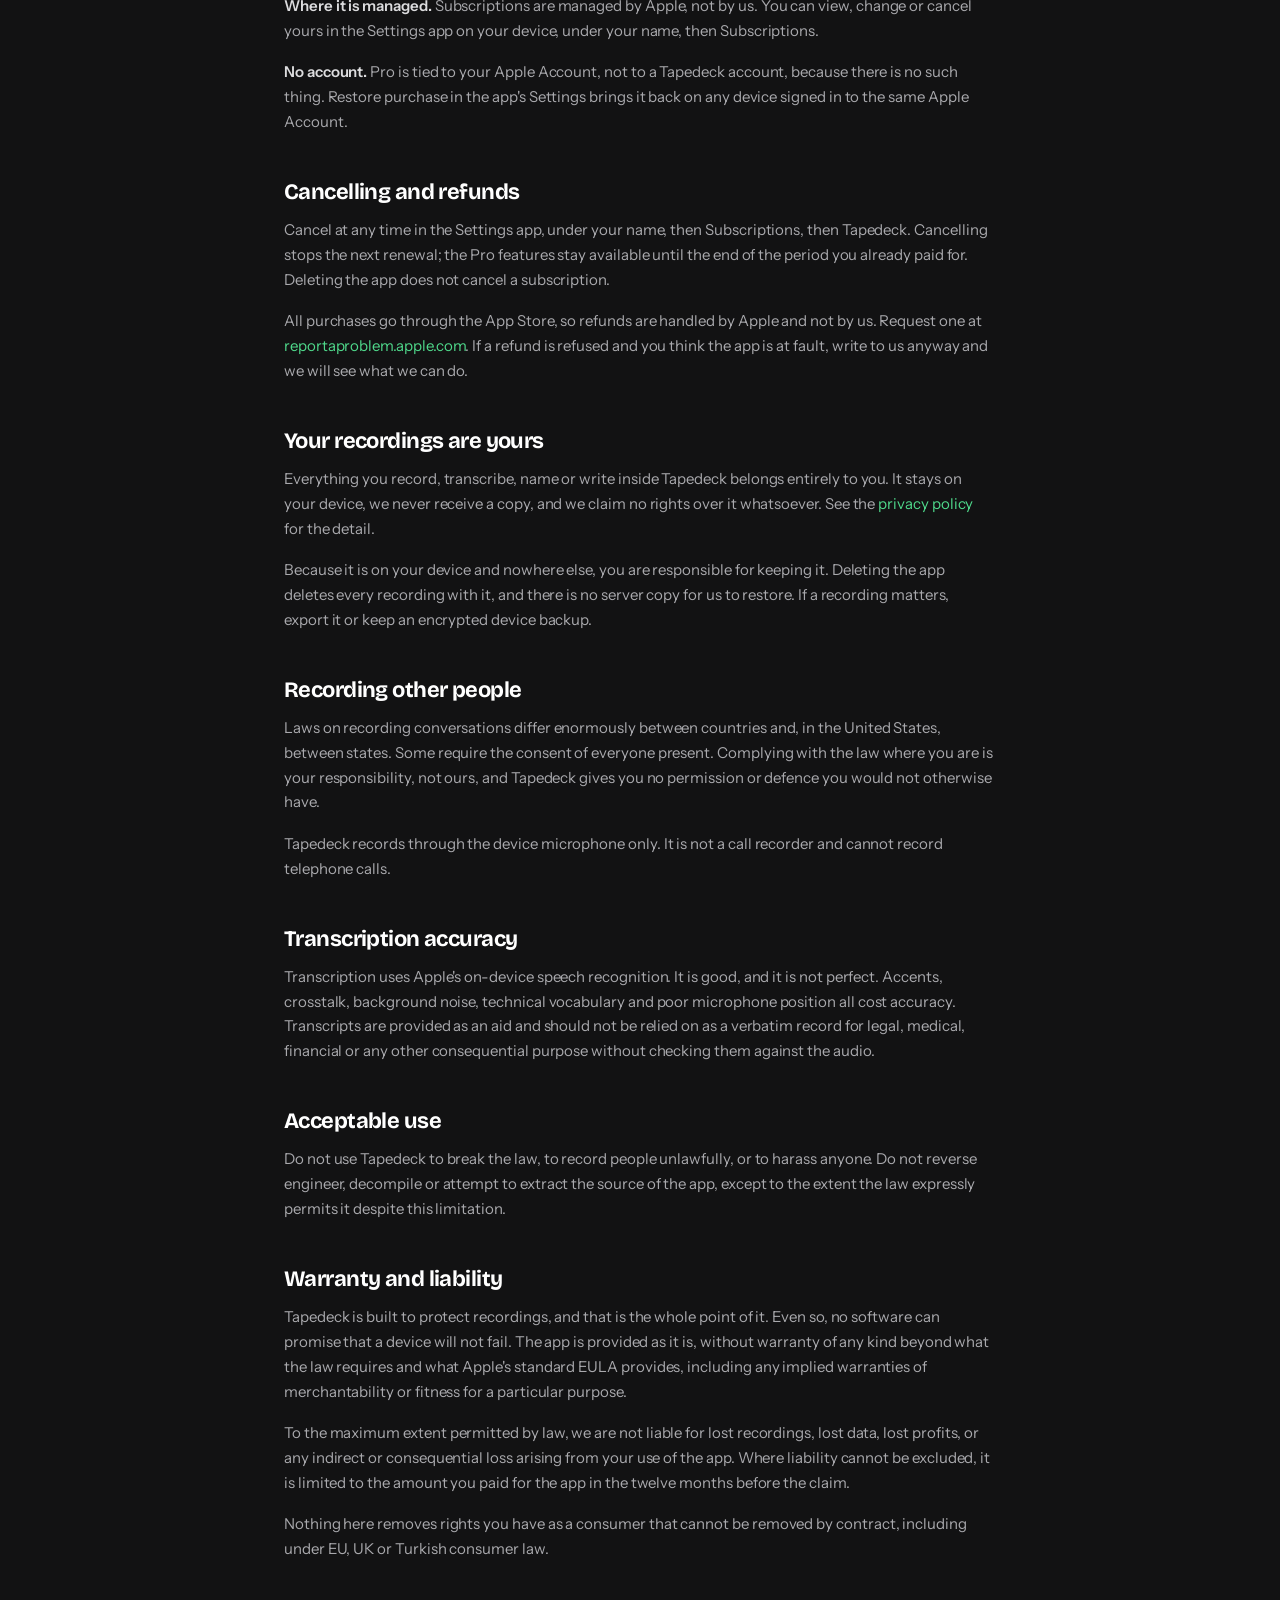
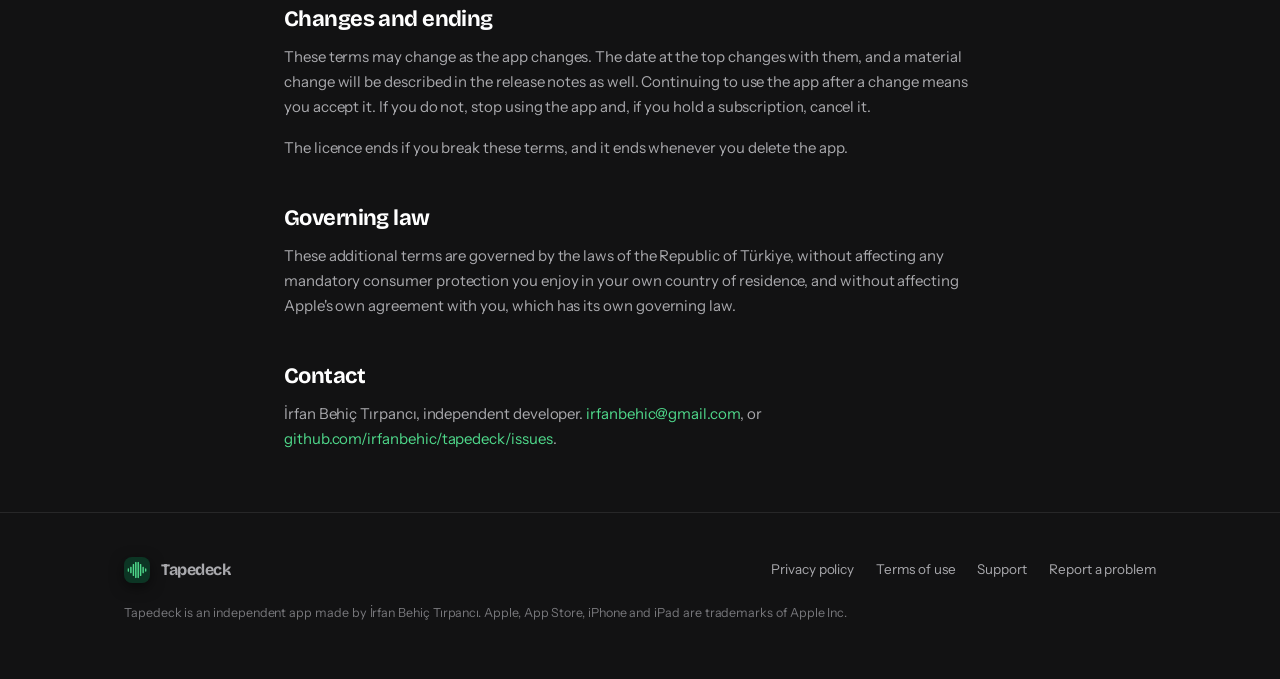
<file: terms/index.html>
<!doctype html>
<html lang="en">
<head>
<meta charset="utf-8">
<meta name="viewport" content="width=device-width, initial-scale=1">
<title>Terms of use — Tapedeck</title>
<meta name="description" content="Tapedeck is licensed under Apple's standard Licensed Application End User License Agreement, plus the subscription and usage terms on this page.">
<link rel="canonical" href="https://irfanbehic.github.io/tapedeck/terms/">
<meta name="theme-color" content="#121213">
<meta property="og:title" content="Terms of use — Tapedeck">
<meta property="og:description" content="Apple's standard EULA, plus the subscription terms in plain words.">
<meta property="og:image" content="https://irfanbehic.github.io/tapedeck/assets/icon-512.png">
<link rel="icon" href="../assets/icon-180.png" type="image/png">
<link rel="apple-touch-icon" href="../assets/icon-180.png">
<link rel="preconnect" href="https://fonts.googleapis.com">
<link rel="preconnect" href="https://fonts.gstatic.com" crossorigin>
<link href="https://fonts.googleapis.com/css2?family=Bricolage+Grotesque:opsz,wght@12..96,700&family=Instrument+Sans:wght@400;500;600&family=Martian+Mono:wght@500&display=swap" rel="stylesheet">
<link rel="stylesheet" href="../assets/style.css">
</head>
<body>

<header class="nav">
  <div class="shell nav__inner">
    <a class="brand" href="../">
      <img src="../assets/icon-180.png" alt="" width="30" height="30">
      Tapedeck
    </a>
    <nav class="nav__links" aria-label="Main">
      <a href="../#pricing" class="is-optional">Pricing</a>
      <a href="../privacy/">Privacy</a>
      <a href="../support/">Support</a>
    </nav>
  </div>
</header>

<main class="doc">
  <div class="shell shell--narrow">
    <h1 style="font-size:clamp(32px,5vw,48px)">Terms of use</h1>
    <p class="doc__meta">Applies to the Tapedeck iPhone app. Last updated 4 September 2026.</p>

    <div class="glass callout glass--accent" style="margin-top:0">
      <p><strong>Tapedeck is licensed to you under Apple's standard Licensed Application End User License Agreement.</strong> You can read it in full at <a href="https://www.apple.com/legal/internet-services/itunes/dev/stdeula/">apple.com/legal/internet-services/itunes/dev/stdeula</a>. The terms below sit alongside it and describe the subscription, what the app does, and what you are responsible for. Where the two disagree, Apple's agreement wins.</p>
    </div>

    <div class="glass toc">
      <ul>
        <li><a href="#licence">The licence</a></li>
        <li><a href="#free">The free app</a></li>
        <li><a href="#subscription">Tapedeck Pro and billing</a></li>
        <li><a href="#cancel">Cancelling and refunds</a></li>
        <li><a href="#your-content">Your recordings are yours</a></li>
        <li><a href="#your-responsibility">Recording other people</a></li>
        <li><a href="#accuracy">Transcription accuracy</a></li>
        <li><a href="#acceptable">Acceptable use</a></li>
        <li><a href="#warranty">Warranty and liability</a></li>
        <li><a href="#changes">Changes and ending</a></li>
        <li><a href="#law">Governing law</a></li>
        <li><a href="#contact">Contact</a></li>
      </ul>
    </div>

    <h2 id="licence">The licence</h2>
    <p>Buying or downloading Tapedeck gives you a personal, non-transferable licence to use the app on Apple-branded devices you own or control, as set out in Apple's <a href="https://www.apple.com/legal/internet-services/itunes/dev/stdeula/">Licensed Application End User License Agreement</a>. The app is licensed to you, not sold. Its code, design, name and artwork remain the property of İrfan Behiç Tırpancı.</p>
    <p>Apple is not a party to these additional terms and has no responsibility for the app. Apple is, however, a third party beneficiary of these terms and may enforce them against you.</p>

    <h2 id="free">The free app</h2>
    <p>Tapedeck is free to download, and the following is free permanently, with no time limit, no file count and no paywall in front of it: recording of any length, continuous autosave, crash recovery, playback, markers, folders, rename, title search, audio export, light and dark mode, the green theme, and your first transcript.</p>

    <h2 id="subscription">Tapedeck Pro and billing</h2>
    <p><strong>What it is.</strong> Tapedeck Pro unlocks unlimited transcripts, search inside transcripts, export as text, Markdown or SRT, and three additional theme colours.</p>
    <p><strong>What it costs.</strong> Two options, shown on the pricing screen in the app before you buy anything:</p>
    <ul>
      <li><strong>Pro, yearly:</strong> $29.99 per year, following a 7 day free trial offered through the App Store. This is an auto-renewing subscription.</li>
      <li><strong>Pro, once:</strong> $59.99 as a single payment. It does not renew and never expires.</li>
    </ul>
    <p>Prices shown are for the United States App Store. In other countries Apple sets the equivalent local price, and the exact amount is always displayed in the App Store purchase sheet before you confirm.</p>
    <p><strong>How renewal works.</strong> Payment is charged to your Apple Account when you confirm the purchase, or at the end of the free trial. The subscription renews automatically at the same price for the same period unless you cancel it at least 24 hours before the current period ends. Your account is charged for renewal within 24 hours before the period ends. If a free trial is offered and you buy the subscription before the trial ends, the unused part of the trial is forfeited.</p>
    <p><strong>Where it is managed.</strong> Subscriptions are managed by Apple, not by us. You can view, change or cancel yours in the Settings app on your device, under your name, then Subscriptions.</p>
    <p><strong>No account.</strong> Pro is tied to your Apple Account, not to a Tapedeck account, because there is no such thing. Restore purchase in the app's Settings brings it back on any device signed in to the same Apple Account.</p>

    <h2 id="cancel">Cancelling and refunds</h2>
    <p>Cancel at any time in the Settings app, under your name, then Subscriptions, then Tapedeck. Cancelling stops the next renewal; the Pro features stay available until the end of the period you already paid for. Deleting the app does not cancel a subscription.</p>
    <p>All purchases go through the App Store, so refunds are handled by Apple and not by us. Request one at <a href="https://reportaproblem.apple.com">reportaproblem.apple.com</a>. If a refund is refused and you think the app is at fault, write to us anyway and we will see what we can do.</p>

    <h2 id="your-content">Your recordings are yours</h2>
    <p>Everything you record, transcribe, name or write inside Tapedeck belongs entirely to you. It stays on your device, we never receive a copy, and we claim no rights over it whatsoever. See the <a href="../privacy/">privacy policy</a> for the detail.</p>
    <p>Because it is on your device and nowhere else, you are responsible for keeping it. Deleting the app deletes every recording with it, and there is no server copy for us to restore. If a recording matters, export it or keep an encrypted device backup.</p>

    <h2 id="your-responsibility">Recording other people</h2>
    <p>Laws on recording conversations differ enormously between countries and, in the United States, between states. Some require the consent of everyone present. Complying with the law where you are is your responsibility, not ours, and Tapedeck gives you no permission or defence you would not otherwise have.</p>
    <p>Tapedeck records through the device microphone only. It is not a call recorder and cannot record telephone calls.</p>

    <h2 id="accuracy">Transcription accuracy</h2>
    <p>Transcription uses Apple's on-device speech recognition. It is good, and it is not perfect. Accents, crosstalk, background noise, technical vocabulary and poor microphone position all cost accuracy. Transcripts are provided as an aid and should not be relied on as a verbatim record for legal, medical, financial or any other consequential purpose without checking them against the audio.</p>

    <h2 id="acceptable">Acceptable use</h2>
    <p>Do not use Tapedeck to break the law, to record people unlawfully, or to harass anyone. Do not reverse engineer, decompile or attempt to extract the source of the app, except to the extent the law expressly permits it despite this limitation.</p>

    <h2 id="warranty">Warranty and liability</h2>
    <p>Tapedeck is built to protect recordings, and that is the whole point of it. Even so, no software can promise that a device will not fail. The app is provided as it is, without warranty of any kind beyond what the law requires and what Apple's standard EULA provides, including any implied warranties of merchantability or fitness for a particular purpose.</p>
    <p>To the maximum extent permitted by law, we are not liable for lost recordings, lost data, lost profits, or any indirect or consequential loss arising from your use of the app. Where liability cannot be excluded, it is limited to the amount you paid for the app in the twelve months before the claim.</p>
    <p>Nothing here removes rights you have as a consumer that cannot be removed by contract, including under EU, UK or Turkish consumer law.</p>

    <h2 id="changes">Changes and ending</h2>
    <p>These terms may change as the app changes. The date at the top changes with them, and a material change will be described in the release notes as well. Continuing to use the app after a change means you accept it. If you do not, stop using the app and, if you hold a subscription, cancel it.</p>
    <p>The licence ends if you break these terms, and it ends whenever you delete the app.</p>

    <h2 id="law">Governing law</h2>
    <p>These additional terms are governed by the laws of the Republic of Türkiye, without affecting any mandatory consumer protection you enjoy in your own country of residence, and without affecting Apple's own agreement with you, which has its own governing law.</p>

    <h2 id="contact">Contact</h2>
    <p>İrfan Behiç Tırpancı, independent developer. <a href="mailto:irfanbehic@gmail.com">irfanbehic@gmail.com</a>, or <a href="https://github.com/irfanbehic/tapedeck/issues">github.com/irfanbehic/tapedeck/issues</a>.</p>
  </div>
</main>

<footer class="footer">
  <div class="shell">
    <div class="footer__inner">
      <a class="brand" href="../" style="font-size:16px">
        <img src="../assets/icon-180.png" alt="" width="26" height="26" style="width:26px;height:26px">
        Tapedeck
      </a>
      <nav class="footer__links" aria-label="Legal">
        <a href="../privacy/">Privacy policy</a>
        <a href="../terms/">Terms of use</a>
        <a href="../support/">Support</a>
        <a href="https://github.com/irfanbehic/tapedeck/issues">Report a problem</a>
      </nav>
    </div>
    <p class="footer__note">Tapedeck is an independent app made by İrfan Behiç Tırpancı. Apple, App Store, iPhone and iPad are trademarks of Apple Inc.</p>
  </div>
</footer>

<script src="../assets/site.js"></script>
</body>
</html>
</file>
<file: assets/style.css>
/* Tapedeck — site styles. Values lifted from the app's design system. */

:root {
  color-scheme: dark;

  --ground: #121213;
  --ground-deep: #0d0d0e;

  --accent: #4fd98b;
  --accent-deep: #16a163;
  --interrupt: #d97757;

  --ink-display: #ffffff;
  --ink-title: #f4f4f5;
  --ink-strong: #dcdcde;
  --ink-body: #a9a9ad;
  --ink-label: #8a8a8e;
  --ink-quiet: #77777b;

  --control-fill: rgba(255, 255, 255, 0.085);
  --control-stroke: rgba(255, 255, 255, 0.12);
  --hairline: rgba(255, 255, 255, 0.09);
  --rule: rgba(255, 255, 255, 0.11);
  --glass-edge: rgba(255, 255, 255, 0.16);
  --glass-edge-top: rgba(255, 255, 255, 0.3);

  --radius-card: 26px;
  --radius-control: 14px;

  --font-display: "Bricolage Grotesque", "Helvetica Neue", Helvetica, Arial, sans-serif;
  --font-body: "Instrument Sans", -apple-system, BlinkMacSystemFont, "Segoe UI", Helvetica, Arial, sans-serif;
  --font-mono: "Martian Mono", ui-monospace, SFMono-Regular, Menlo, monospace;

  --shell: 1080px;
  --gutter: 24px;
}

*,
*::before,
*::after { box-sizing: border-box; }

html {
  -webkit-text-size-adjust: 100%;
  scroll-behavior: smooth;
}

body {
  margin: 0;
  background: var(--ground);
  color: var(--ink-body);
  font-family: var(--font-body);
  font-size: 16px;
  line-height: 1.6;
  letter-spacing: -0.004em;
  -webkit-font-smoothing: antialiased;
  text-rendering: optimizeLegibility;
  overflow-x: hidden;
}

/* The two accent glows the app puts on every screen, plus the grain. */
body::before {
  content: "";
  position: fixed;
  inset: 0;
  z-index: -2;
  pointer-events: none;
  background:
    radial-gradient(760px 520px at 18% -6%, rgba(79, 217, 139, 0.16), transparent 68%),
    radial-gradient(620px 480px at 88% 8%, rgba(79, 217, 139, 0.09), transparent 66%),
    radial-gradient(900px 700px at 50% 108%, rgba(79, 217, 139, 0.06), transparent 70%);
}

body::after {
  content: "";
  position: fixed;
  inset: 0;
  z-index: -1;
  pointer-events: none;
  opacity: 0.05;
  mix-blend-mode: overlay;
  background-image: url("data:image/svg+xml,%3Csvg xmlns='http://www.w3.org/2000/svg' width='160' height='160'%3E%3Cfilter id='n'%3E%3CfeTurbulence type='fractalNoise' baseFrequency='0.85' numOctaves='3'/%3E%3C/filter%3E%3Crect width='160' height='160' filter='url(%23n)'/%3E%3C/svg%3E");
}

img { max-width: 100%; display: block; }

a {
  color: var(--accent);
  text-decoration: none;
  transition: color 0.2s ease, opacity 0.2s ease;
}
a:hover { color: #7ce8ac; }

::selection { background: rgba(79, 217, 139, 0.28); color: #fff; }

:focus-visible {
  outline: 2px solid var(--accent);
  outline-offset: 3px;
  border-radius: 6px;
}

/* ---------- layout ---------- */

.shell {
  width: 100%;
  max-width: var(--shell);
  margin: 0 auto;
  padding: 0 var(--gutter);
}

.shell--narrow { max-width: 760px; }

section { position: relative; }

.band { padding: 96px 0; }
.band--tight { padding: 64px 0; }

/* ---------- type ---------- */

h1, h2, h3, h4 {
  font-family: var(--font-display);
  font-weight: 700;
  color: var(--ink-display);
  margin: 0 0 0.5em;
  letter-spacing: -0.03em;
  line-height: 1.05;
  text-wrap: balance;
}

h1 { font-size: clamp(38px, 6.4vw, 68px); }
h2 { font-size: clamp(28px, 3.9vw, 40px); letter-spacing: -0.032em; }
h3 { font-size: 19px; letter-spacing: -0.024em; color: var(--ink-title); line-height: 1.25; }
h4 { font-size: 16px; letter-spacing: -0.02em; color: var(--ink-title); }

p { margin: 0 0 1.1em; }
p:last-child { margin-bottom: 0; }

.lead {
  font-size: clamp(16.5px, 1.9vw, 19px);
  line-height: 1.55;
  color: var(--ink-body);
  max-width: 34em;
  text-wrap: pretty;
}

.label {
  font-family: var(--font-body);
  font-weight: 600;
  font-size: 11px;
  letter-spacing: 0.09em;
  text-transform: uppercase;
  color: var(--ink-label);
  margin: 0 0 18px;
}

.mono { font-family: var(--font-mono); letter-spacing: -0.03em; }

.accent { color: var(--accent); }

/* ---------- glass ---------- */

.glass {
  position: relative;
  border-radius: var(--radius-card);
  background: linear-gradient(155deg, rgba(255, 255, 255, 0.075), rgba(255, 255, 255, 0.028));
  backdrop-filter: blur(30px) saturate(180%);
  -webkit-backdrop-filter: blur(30px) saturate(180%);
  box-shadow: 0 40px 60px -30px rgba(0, 0, 0, 0.85);
}

.glass::before {
  content: "";
  position: absolute;
  inset: 0;
  border-radius: inherit;
  padding: 1px;
  background: linear-gradient(to bottom, var(--glass-edge-top), var(--glass-edge) 40%, rgba(255, 255, 255, 0.06));
  -webkit-mask: linear-gradient(#000 0 0) content-box, linear-gradient(#000 0 0);
  -webkit-mask-composite: xor;
  mask: linear-gradient(#000 0 0) content-box, linear-gradient(#000 0 0);
  mask-composite: exclude;
  pointer-events: none;
}

.glass--accent {
  background: linear-gradient(155deg, rgba(79, 217, 139, 0.12), rgba(79, 217, 139, 0.035));
  box-shadow: 0 40px 70px -30px rgba(0, 0, 0, 0.85), 0 0 70px -30px rgba(79, 217, 139, 0.4);
}

.glass--accent::before {
  background: linear-gradient(to bottom, rgba(79, 217, 139, 0.5), rgba(79, 217, 139, 0.26));
}

/* A panel only ever sits nested inside a glass card. */
.panel {
  border-radius: 16px;
  background: rgba(255, 255, 255, 0.05);
  border: 1px solid var(--rule);
  padding: 16px 18px;
}

/* ---------- nav ---------- */

.nav {
  position: sticky;
  top: 0;
  z-index: 40;
  padding: 14px 0;
  transition: background 0.3s ease, backdrop-filter 0.3s ease, border-color 0.3s ease;
  border-bottom: 1px solid transparent;
}

.nav.is-stuck {
  background: rgba(18, 18, 19, 0.72);
  backdrop-filter: blur(20px) saturate(180%);
  -webkit-backdrop-filter: blur(20px) saturate(180%);
  border-bottom-color: var(--hairline);
}

.nav__inner {
  display: flex;
  align-items: center;
  gap: 16px;
}

.brand {
  display: inline-flex;
  align-items: center;
  gap: 11px;
  color: var(--ink-display);
  font-family: var(--font-display);
  font-weight: 700;
  font-size: 18px;
  letter-spacing: -0.03em;
  margin-right: auto;
}
.brand:hover { color: var(--ink-display); }

.brand img {
  width: 30px;
  height: 30px;
  border-radius: 8px;
  box-shadow: 0 4px 14px rgba(0, 0, 0, 0.5);
}

.nav__links {
  display: flex;
  align-items: center;
  gap: 26px;
}

.nav__links a {
  color: var(--ink-body);
  font-size: 14px;
  font-weight: 500;
}
.nav__links a:hover { color: var(--ink-title); }

@media (max-width: 720px) {
  .nav__links { gap: 18px; }
  .nav__links a.is-optional { display: none; }
}

/* ---------- buttons ---------- */

.btn {
  display: inline-flex;
  align-items: center;
  justify-content: center;
  gap: 9px;
  padding: 13px 22px;
  border-radius: var(--radius-control);
  border: 1px solid var(--control-stroke);
  background: var(--control-fill);
  color: var(--ink-title);
  font-family: var(--font-body);
  font-weight: 600;
  font-size: 14.5px;
  letter-spacing: -0.01em;
  cursor: pointer;
  transition: transform 0.18s cubic-bezier(0.2, 0.9, 0.3, 1), background 0.2s ease, border-color 0.2s ease;
}

.btn:hover { background: rgba(255, 255, 255, 0.13); color: var(--ink-display); }
.btn:active { transform: scale(0.97); }

.btn--accent {
  background: var(--accent);
  border-color: transparent;
  color: #07240f;
  box-shadow: 0 14px 34px -14px rgba(79, 217, 139, 0.7);
}
.btn--accent:hover { background: #5fe098; color: #07240f; }

.btn--quiet { background: transparent; }

/* ---------- hero ---------- */

.hero {
  padding: clamp(56px, 9vw, 110px) 0 clamp(48px, 7vw, 80px);
}

.hero__actions {
  display: flex;
  flex-wrap: wrap;
  gap: 12px;
  margin-top: 34px;
}

.hero__note {
  margin-top: 18px;
  font-size: 13px;
  color: var(--ink-quiet);
}

/* the waveform */

.wave {
  display: flex;
  align-items: center;
  justify-content: center;
  gap: 6px;
  height: 132px;
  margin-top: 56px;
  padding: 0 4px;
}

.wave span {
  flex: 1 1 0;
  max-width: 9px;
  min-width: 3px;
  border-radius: 999px;
  background: linear-gradient(to bottom, var(--accent), rgba(79, 217, 139, 0.45));
  transform-origin: center;
  animation: bar 1900ms cubic-bezier(0.4, 0, 0.2, 1) infinite;
  will-change: transform;
}

@keyframes bar {
  0%, 100% { transform: scaleY(0.22); }
  50% { transform: scaleY(1); }
}

/* ---------- grids ---------- */

.grid {
  display: grid;
  gap: 18px;
}

.grid--2 { grid-template-columns: repeat(2, minmax(0, 1fr)); }
.grid--3 { grid-template-columns: repeat(3, minmax(0, 1fr)); }

@media (max-width: 860px) {
  .grid--3 { grid-template-columns: repeat(2, minmax(0, 1fr)); }
}

@media (max-width: 620px) {
  .grid--2, .grid--3 { grid-template-columns: minmax(0, 1fr); }
}

.card { padding: 26px 24px 28px; }

.card__icon {
  width: 40px;
  height: 40px;
  border-radius: 12px;
  display: grid;
  place-items: center;
  background: rgba(79, 217, 139, 0.11);
  border: 1px solid rgba(79, 217, 139, 0.24);
  margin-bottom: 18px;
  color: var(--accent);
}

.card p {
  font-size: 14.5px;
  line-height: 1.55;
  color: var(--ink-body);
}

/* ---------- comparison ---------- */

.split {
  display: grid;
  grid-template-columns: repeat(2, minmax(0, 1fr));
  gap: 18px;
}

@media (max-width: 760px) {
  .split { grid-template-columns: minmax(0, 1fr); }
}

.ticks {
  list-style: none;
  margin: 0;
  padding: 0;
}

.ticks li {
  position: relative;
  padding: 11px 0 11px 30px;
  font-size: 14.5px;
  color: var(--ink-strong);
  border-bottom: 1px solid var(--hairline);
}

.ticks li:last-child { border-bottom: 0; padding-bottom: 0; }

.ticks li::before {
  content: "";
  position: absolute;
  left: 2px;
  top: 17px;
  width: 13px;
  height: 7px;
  border-left: 2px solid var(--accent);
  border-bottom: 2px solid var(--accent);
  transform: rotate(-45deg);
  border-radius: 1px;
}

/* ---------- price ---------- */

.price {
  display: flex;
  align-items: baseline;
  gap: 10px;
  margin: 4px 0 16px;
}

.price__figure {
  font-family: var(--font-mono);
  font-weight: 500;
  font-size: 30px;
  letter-spacing: -0.04em;
  color: var(--ink-display);
}

.price__unit { font-size: 13.5px; color: var(--ink-label); }

.fineprint {
  font-size: 12.5px;
  line-height: 1.5;
  color: var(--ink-quiet);
}

/* ---------- faq ---------- */

.faq { border-top: 1px solid var(--hairline); }

.faq details {
  border-bottom: 1px solid var(--hairline);
  padding: 4px 0;
}

.faq summary {
  cursor: pointer;
  list-style: none;
  padding: 20px 34px 20px 0;
  position: relative;
  font-family: var(--font-body);
  font-weight: 600;
  font-size: 15.5px;
  color: var(--ink-title);
  letter-spacing: -0.012em;
}

.faq summary::-webkit-details-marker { display: none; }

.faq summary::after {
  content: "";
  position: absolute;
  right: 6px;
  top: 50%;
  width: 9px;
  height: 9px;
  border-right: 2px solid var(--ink-label);
  border-bottom: 2px solid var(--ink-label);
  transform: translateY(-70%) rotate(45deg);
  transition: transform 0.25s ease, border-color 0.2s ease;
}

.faq details[open] summary::after {
  transform: translateY(-20%) rotate(-135deg);
  border-color: var(--accent);
}

.faq details p {
  padding: 0 30px 22px 0;
  font-size: 14.5px;
  color: var(--ink-body);
  margin: 0;
}

/* ---------- footer ---------- */

.footer {
  border-top: 1px solid var(--hairline);
  padding: 44px 0 56px;
  margin-top: 40px;
}

.footer__inner {
  display: flex;
  flex-wrap: wrap;
  align-items: center;
  gap: 14px 28px;
}

.footer__links {
  display: flex;
  flex-wrap: wrap;
  gap: 22px;
  margin-left: auto;
}

.footer a { color: var(--ink-body); font-size: 13.5px; }
.footer a:hover { color: var(--accent); }

.footer__note {
  font-size: 12.5px;
  color: var(--ink-quiet);
  margin-top: 20px;
}

/* ---------- legal pages ---------- */

.doc { padding: clamp(40px, 6vw, 72px) 0 20px; }

.doc__meta {
  font-size: 12.5px;
  color: var(--ink-quiet);
  margin-bottom: 34px;
  padding-bottom: 20px;
  border-bottom: 1px solid var(--hairline);
}

.doc h2 {
  font-size: 22px;
  margin-top: 46px;
  margin-bottom: 14px;
  letter-spacing: -0.026em;
}

.doc h3 {
  font-size: 16px;
  margin-top: 28px;
  margin-bottom: 8px;
}

.doc p, .doc li {
  font-size: 15px;
  line-height: 1.66;
  color: var(--ink-body);
}

.doc ul { padding-left: 20px; margin: 0 0 1.1em; }
.doc li { margin-bottom: 8px; }
.doc li::marker { color: var(--accent); }

.doc strong { color: var(--ink-strong); font-weight: 600; }

.doc table {
  width: 100%;
  border-collapse: collapse;
  margin: 18px 0 24px;
  font-size: 14px;
}

.doc th, .doc td {
  text-align: left;
  padding: 12px 14px;
  border-bottom: 1px solid var(--hairline);
  vertical-align: top;
}

.doc th {
  font-size: 11px;
  letter-spacing: 0.09em;
  text-transform: uppercase;
  color: var(--ink-label);
  font-weight: 600;
}

.doc td { color: var(--ink-body); }

.callout {
  padding: 20px 22px;
  margin: 26px 0;
}

.callout p { font-size: 14.5px; margin: 0; color: var(--ink-strong); }

.toc {
  padding: 20px 22px;
  margin-bottom: 34px;
}

.toc ul { list-style: none; padding: 0; margin: 0; columns: 2; column-gap: 26px; }
.toc li { margin-bottom: 7px; font-size: 13.5px; break-inside: avoid; }

@media (max-width: 620px) {
  .toc ul { columns: 1; }
}

/* ---------- reveal ---------- */

.reveal {
  opacity: 0;
  transform: translateY(18px);
  transition: opacity 0.7s cubic-bezier(0.22, 0.9, 0.3, 1), transform 0.7s cubic-bezier(0.22, 0.9, 0.3, 1);
}

.reveal.is-in {
  opacity: 1;
  transform: none;
}

@media (prefers-reduced-motion: reduce) {
  html { scroll-behavior: auto; }
  .reveal { opacity: 1; transform: none; transition: none; }
  .wave span { animation: none; transform: scaleY(0.6); }
  *, *::before, *::after {
    animation-duration: 0.001ms !important;
    animation-iteration-count: 1 !important;
    transition-duration: 0.001ms !important;
  }
}

/* A whole card that is a link. */
a.card {
  color: inherit;
  display: block;
  transition: transform 0.2s cubic-bezier(0.2, 0.9, 0.3, 1), background 0.25s ease;
}
a.card:hover { transform: translateY(-2px); color: inherit; }
a.card:hover h3 { color: var(--accent); }
</file>
